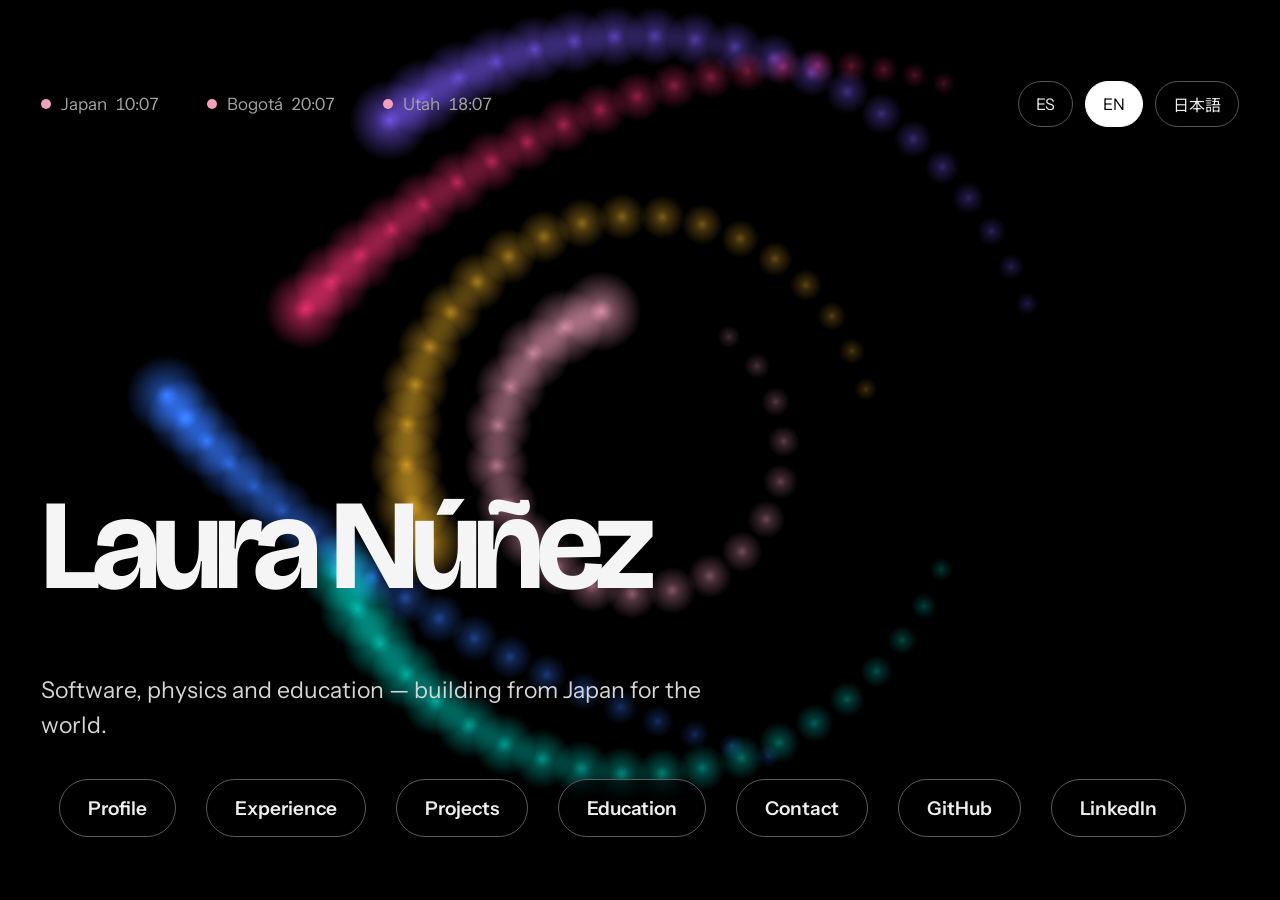
<file: index.html>
<!DOCTYPE html>
<html lang="en">
<head>
  <meta charset="UTF-8">
  <meta name="viewport" content="width=device-width, initial-scale=1.0">

  <title>Laura Núñez | Software Developer &amp; Physicist</title>

  <link rel="preconnect" href="https://fonts.googleapis.com">
  <link rel="preconnect" href="https://fonts.gstatic.com" crossorigin>

  <link
    href="https://fonts.googleapis.com/css2?family=Instrument+Sans:wght@400;500;600;700&family=Bricolage+Grotesque:wght@400;500;600;700;800&family=Noto+Sans+JP:wght@400;500;700&display=swap"
    rel="stylesheet"
  >

  <link rel="stylesheet" href="styles.css">
</head>

<body>

  <!-- =========================
       HERO
  ========================== -->

  <main class="hero" id="hero">

    <canvas class="chains" id="chains" aria-hidden="true"></canvas>

    <div class="hero-content">

      <div class="top-row">

        <div class="time-zone">
          <span><i></i><span data-i18n="jp">Japan</span><strong id="japanTime">--:--</strong></span>
          <span><i></i><span data-i18n="co">Bogotá</span><strong id="bogotaTime">--:--</strong></span>
          <span><i></i><span data-i18n="ut">Utah</span><strong id="utahTime">--:--</strong></span>
        </div>

        <div class="language-switcher" role="group" aria-label="Language / Idioma / 言語">
          <button class="lang-btn" data-lang="es" aria-pressed="false">ES</button>
          <button class="lang-btn active" data-lang="en" aria-pressed="true">EN</button>
          <button class="lang-btn" data-lang="ja" aria-pressed="false">日本語</button>
        </div>

      </div>

      <section class="intro">

        <h1>Laura Núñez</h1>

        <p class="tagline" data-i18n="tagline"></p>

        <nav class="main-nav">

          <button class="nav-btn" data-modal="profileModal" data-i18n="nav_profile"></button>
          <button class="nav-btn" data-modal="experienceModal" data-i18n="nav_exp"></button>
          <button class="nav-btn" data-modal="projectsModal" data-i18n="nav_proj"></button>
          <button class="nav-btn" data-modal="educationModal" data-i18n="nav_edu"></button>
          <button class="nav-btn" data-modal="contactModal" data-i18n="nav_contact"></button>

          <a
            class="nav-btn nav-link"
            href="https://github.com/Ichlaura"
            target="_blank"
            rel="noopener noreferrer"
          >
            GitHub
          </a>

          <a
            class="nav-btn nav-link"
            href="https://www.linkedin.com/in/laupao41/"
            target="_blank"
            rel="noopener noreferrer"
          >
            LinkedIn
          </a>

        </nav>

      </section>

    </div>

  </main>


  <!-- =========================
       PROFILE
  ========================== -->

  <div class="modal" id="profileModal" role="dialog" aria-modal="true" aria-labelledby="profileTitle">

    <div class="modal-box">

      <button class="close-modal" data-i18n-aria="close" aria-label="Close">×</button>

      <span class="section-number" data-i18n="sn_profile"></span>

      <h2 id="profileTitle">Laura Núñez</h2>

      <p class="large-text" data-i18n="prof_lead"></p>

      <p data-i18n="prof_p1"></p>

      <p data-i18n="prof_p2"></p>

      <div class="profile-grid">

        <div>
          <span data-i18n="g_based"></span>
          <strong data-i18n="g_based_v"></strong>
        </div>

        <div>
          <span data-i18n="g_fields"></span>
          <strong data-i18n="g_fields_v"></strong>
        </div>

        <div>
          <span data-i18n="g_lang"></span>
          <strong data-i18n="g_lang_v"></strong>
        </div>

        <div>
          <span data-i18n="g_focus"></span>
          <strong data-i18n="g_focus_v"></strong>
        </div>

      </div>

    </div>

  </div>


  <!-- =========================
       EXPERIENCE
  ========================== -->

  <div class="modal" id="experienceModal" role="dialog" aria-modal="true" aria-labelledby="expTitle">

    <div class="modal-box modal-wide">

      <button class="close-modal" data-i18n-aria="close" aria-label="Close">×</button>

      <span class="section-number" data-i18n="sn_exp"></span>

      <h2 id="expTitle" data-i18n="h_exp"></h2>

      <div class="timeline">

        <article class="timeline-item">
          <div class="timeline-date" data-i18n="e1_date"></div>
          <div class="timeline-content">
            <h3 data-i18n="e1_title"></h3>
            <h4 data-i18n="e1_org"></h4>
            <p data-i18n="e1_desc"></p>
          </div>
        </article>

        <article class="timeline-item">
          <div class="timeline-date" data-i18n="e2_date"></div>
          <div class="timeline-content">
            <h3 data-i18n="e2_title"></h3>
            <h4 data-i18n="e2_org"></h4>
            <p data-i18n="e2_d1"></p>
            <p data-i18n="e2_d2"></p>
          </div>
        </article>

        <article class="timeline-item">
          <div class="timeline-date" data-i18n="e3_date"></div>
          <div class="timeline-content">
            <h3 data-i18n="e3_title"></h3>
            <h4 data-i18n="e3_org"></h4>
            <p data-i18n="e3_desc"></p>
          </div>
        </article>

        <article class="timeline-item">
          <div class="timeline-date" data-i18n="e4_date"></div>
          <div class="timeline-content">
            <h3 data-i18n="e4_title"></h3>
<h4 data-i18n="e4_org"></h4>            <p data-i18n="e4_desc"></p>
          </div>
        </article>

        <article class="timeline-item">
          <div class="timeline-date" data-i18n="e5_date"></div>
          <div class="timeline-content">
            <h3 data-i18n="e5_title"></h3>
            <h4 data-i18n="e5_org"></h4>
            <p data-i18n="e5_desc"></p>
          </div>
        </article>

        <article class="timeline-item">
          <div class="timeline-date" data-i18n="e6_date"></div>
          <div class="timeline-content">
            <h3 data-i18n="e6_title"></h3>
            <h4 data-i18n="e6_org"></h4>
            <p data-i18n="e6_desc"></p>
          </div>
        </article>

      </div>

    </div>

  </div>


  <!-- =========================
       PROJECTS
  ========================== -->

  <div class="modal" id="projectsModal" role="dialog" aria-modal="true" aria-labelledby="projTitle">

    <div class="modal-box modal-projects">

      <button class="close-modal" data-i18n-aria="close" aria-label="Close">×</button>

      <span class="section-number" data-i18n="sn_proj"></span>

      <h2 id="projTitle" data-i18n="h_proj"></h2>

      <p class="projects-intro" data-i18n="proj_intro"></p>


      <div class="project-category">

        <div class="category-heading">
          <span>01</span>
          <h3 data-i18n="cat1"></h3>
        </div>

        <div class="project-grid">

          <a class="project-card" href="https://dco-automation-web.vercel.app" target="_blank" rel="noopener noreferrer">
            <div class="project-top">
              <span data-i18n="p1_tag"></span>
              <b>↗</b>
            </div>
            <h4>DCO Automation</h4>
            <p data-i18n="p1_d"></p>
            <div class="tech">Python · Playwright · FastAPI · React · .NET</div>
            <div class="project-action" data-i18n="p1_a"></div>
          </a>

          <a class="project-card" href="https://ace-directorio-el-dorado.vercel.app/" target="_blank" rel="noopener noreferrer">
            <div class="project-top">
              <span data-i18n="p2_tag"></span>
              <b>↗</b>
            </div>
            <h4 data-i18n="p2_t"></h4>
            <p data-i18n="p2_d"></p>
            <div class="tech">React · TypeScript · Supabase · PostgreSQL · Vite · Vercel</div>
            <div class="project-action" data-i18n="p2_a"></div>
          </a>

        </div>

      </div>


      <div class="project-category">

        <div class="category-heading">
          <span>02</span>
          <h3 data-i18n="cat2"></h3>
        </div>

        <div class="project-grid">

          <a class="project-card featured-project" href="https://adelina-invitations.vercel.app/invitation/ruby-fiallo-nunez" target="_blank" rel="noopener noreferrer">
            <div class="project-top">
              <span data-i18n="p3_tag"></span>
              <b>↗</b>
            </div>
            <h4 data-i18n="p3_t"></h4>
            <p data-i18n="p3_d"></p>
            <div class="tech">React · TypeScript · Supabase · Responsive UI</div>
            <div class="project-action" data-i18n="p3_a"></div>
          </a>

          <a class="project-card" href="https://adelina-invitations.vercel.app/backoffice" target="_blank" rel="noopener noreferrer">
            <div class="project-top">
              <span data-i18n="p4_tag"></span>
              <b>↗</b>
            </div>
            <h4 data-i18n="p4_t"></h4>
            <p data-i18n="p4_d"></p>
            <div class="tech">React · Supabase · Admin UI · Data Management</div>
            <div class="project-action" data-i18n="p4_a"></div>
          </a>

          <a class="project-card" href="https://adeline-website-six.vercel.app/back" target="_blank" rel="noopener noreferrer">
            <div class="project-top">
              <span data-i18n="p5_tag"></span>
              <b>↗</b>
            </div>
            <h4 data-i18n="p5_t"></h4>
            <p data-i18n="p5_d"></p>
            <div class="tech">React · Vite · TypeScript · Web Design</div>
            <div class="project-action" data-i18n="p5_a"></div>
          </a>

          <a class="project-card" href="https://adelina-invitations.vercel.app/invitation/una-noche-de-espantos" target="_blank" rel="noopener noreferrer">
            <div class="project-top">
              <span data-i18n="p6_tag"></span>
              <b>↗</b>
            </div>
            <h4 data-i18n="p6_t"></h4>
            <p data-i18n="p6_d"></p>
            <div class="tech">React · Animation · Responsive Design</div>
            <div class="project-action" data-i18n="p6_a"></div>
          </a>

        </div>

      </div>


      <div class="project-category">

        <div class="category-heading">
          <span>03</span>
          <h3 data-i18n="cat3"></h3>
        </div>

        <div class="project-grid">

          <a class="project-card" href="https://repositorio.upn.edu.co/items/59743ebd-1e35-4e17-b740-861f596ebc2e" target="_blank" rel="noopener noreferrer">
            <div class="project-top">
              <span data-i18n="p7_tag"></span>
              <b>↗</b>
            </div>
            <h4 data-i18n="p7_t"></h4>
            <p data-i18n="p7_d"></p>
            <div class="tech">Physics · Education · Research</div>
            <div class="project-action" data-i18n="p7_a"></div>
          </a>

        </div>

      </div>


      <div class="project-category">

        <div class="category-heading">
          <span>04</span>
          <h3 data-i18n="cat4"></h3>
        </div>

        <div class="project-grid">

          <div class="project-card non-link">
            <div class="project-top">
              <span data-i18n="p8_tag"></span>
              <b>AI</b>
            </div>
            <h4 data-i18n="p8_t"></h4>
            <p data-i18n="p8_d"></p>
            <div class="tech">MATLAB · Deep Learning · Neural Networks</div>
          </div>

          <div class="project-card non-link">
            <div class="project-top">
              <span data-i18n="p9_tag"></span>
              <b>R&amp;D</b>
            </div>
            <h4 data-i18n="p9_t"></h4>
            <p data-i18n="p9_d"></p>
            <div class="tech">Arduino · Python · MATLAB · Physics</div>
          </div>

        </div>

      </div>


      <div class="project-footer">

        <p data-i18n="foot_p"></p>

        <a href="https://github.com/Ichlaura" target="_blank" rel="noopener noreferrer">
          GitHub / Ichlaura ↗
        </a>

      </div>

    </div>

  </div>


  <!-- =========================
       EDUCATION
  ========================== -->

  <div class="modal" id="educationModal" role="dialog" aria-modal="true" aria-labelledby="eduTitle">

    <div class="modal-box modal-wide">

      <button class="close-modal" data-i18n-aria="close" aria-label="Close">×</button>

      <span class="section-number" data-i18n="sn_edu"></span>

      <h2 id="eduTitle" data-i18n="h_edu"></h2>

      <div class="timeline education-timeline">

        <article class="timeline-item">
          <div class="timeline-date">2023 — 2026</div>
          <div class="timeline-content">
            <h3 data-i18n="ed1_t"></h3>
            <h4>Brigham Young University–Idaho</h4>
            <p data-i18n="ed1_d"></p>
          </div>
        </article>

        <article class="timeline-item">
          <div class="timeline-date">2022 — 2023</div>
          <div class="timeline-content">
            <h3 data-i18n="ed2_t"></h3>
            <h4 data-i18n="e3_org"></h4>
            <p data-i18n="ed2_d"></p>
          </div>
        </article>

        <article class="timeline-item">
          <div class="timeline-date">2020</div>
          <div class="timeline-content">
            <h3 data-i18n="ed3_t"></h3>
            <h4>BYU–Pathway Worldwide</h4>
          </div>
        </article>

        <article class="timeline-item">
          <div class="timeline-date">2015 — 2020</div>
          <div class="timeline-content">
            <h3 data-i18n="ed4_t"></h3>
            <h4 data-i18n="ed4_o"></h4>
            <p data-i18n="ed4_d"></p>
          </div>
        </article>

      </div>


      <div class="certificate-area">

        <h3 data-i18n="add_h"></h3>

        <div class="certificate-grid">

          <div class="certificate-card">
            <span>BYU–IDAHO</span>
            <strong data-i18n="c1_t"></strong>
          </div>

          <div class="certificate-card">
            <span>MATHWORKS</span>
            <strong>Deep Learning Onramp</strong>
          </div>

        </div>

      </div>

    </div>

  </div>


  <!-- =========================
       CONTACT
  ========================== -->

  <div class="modal" id="contactModal" role="dialog" aria-modal="true" aria-labelledby="contactTitle">

    <div class="modal-box">

      <button class="close-modal" data-i18n-aria="close" aria-label="Close">×</button>

      <span class="section-number" data-i18n="sn_contact"></span>

      <h2 id="contactTitle" data-i18n="h_contact"></h2>

      <p class="large-text" data-i18n="contact_p"></p>

      <div class="contact-links">

        <a href="https://github.com/Ichlaura" target="_blank" rel="noopener noreferrer">
          GitHub
          <span>↗</span>
        </a>

        <a href="https://www.linkedin.com/in/laupao41/" target="_blank" rel="noopener noreferrer">
          LinkedIn
          <span>↗</span>
        </a>

      </div>

    </div>

  </div>


  <!-- =========================
       JAVASCRIPT
  ========================== -->

  <script>

    /* -------------------------
       TRANSLATIONS  [EN, ES, JA]
    ------------------------- */

    const LANG_INDEX = { en: 0, es: 1, ja: 2 };

    const I = {

      title: ["Laura Núñez | Software Developer & Physicist", "Laura Núñez | Desarrolladora de software y física", "Laura Núñez | ソフトウェア開発者・物理学者"],

      tagline: [
        "Software, physics and education — building from Japan for the world.",
        "Software, física y educación — construyendo desde Japón para el mundo.",
        "ソフトウェア、物理学、教育 — 日本から世界へ。"
      ],

      jp: ["Japan", "Japón", "日本"],
      co: ["Bogotá", "Bogotá", "ボゴタ"],
      ut: ["Utah", "Utah", "ユタ"],

      nav_profile: ["Profile", "Perfil", "プロフィール"],
      nav_exp: ["Experience", "Experiencia", "職歴"],
      nav_proj: ["Projects", "Proyectos", "プロジェクト"],
      nav_edu: ["Education", "Educación", "学歴"],
      nav_contact: ["Contact", "Contacto", "お問い合わせ"],
      close: ["Close", "Cerrar", "閉じる"],

      /* Profile */
      sn_profile: ["01 / PROFILE", "01 / PERFIL", "01 / プロフィール"],
      prof_lead: [
        "Laura Nuñez is a software developer, physicist and educator working at the intersection of technology, science and education.",
        "Laura Nuñez es desarrolladora de software, física y educadora, y trabaja en la intersección entre tecnología, ciencia y educación.",
        "Laura Nuñezは、テクノロジー・科学・教育の交差点で活動するソフトウェア開発者であり、物理学者であり、教育者である。"
      ],
      prof_p1: [
        "Her professional background combines software development, automation, physics, research and teaching. She develops digital products and automation systems while continuing to expand her work toward artificial intelligence, machine learning, robotics and computational science.",
        "Su trayectoria profesional combina el desarrollo de software, la automatización, la física, la investigación y la docencia. Desarrolla productos digitales y sistemas de automatización mientras sigue ampliando su trabajo hacia la inteligencia artificial, el aprendizaje automático, la robótica y la ciencia computacional.",
        "ソフトウェア開発、自動化、物理学、研究、教育を組み合わせた経歴を持つ。デジタルプロダクトや自動化システムを開発しながら、人工知能、機械学習、ロボティクス、計算科学へと活動の幅を広げている。"
      ],
      prof_p2: [
        "Originally trained in physics and education in Colombia, she later expanded into software development and currently works internationally from Japan.",
        "Formada originalmente en física y educación en Colombia, amplió después su camino hacia el desarrollo de software y actualmente trabaja a nivel internacional desde Japón.",
        "コロンビアで物理学と教育を学んだのち、ソフトウェア開発へと領域を広げ、現在は日本から国際的に活動している。"
      ],
      g_based: ["BASED IN", "UBICACIÓN", "拠点"],
      g_based_v: ["Japan", "Japón", "日本"],
      g_fields: ["FIELDS", "ÁREAS", "分野"],
      g_fields_v: ["Software · Physics · Education", "Software · Física · Educación", "ソフトウェア · 物理学 · 教育"],
      g_lang: ["LANGUAGES", "IDIOMAS", "言語"],
      g_lang_v: ["Spanish · English · Basic Japanese", "Español · Inglés · Japonés Basico", "スペイン語 · 英語 · 日本語 基礎"],
      g_focus: ["FOCUS", "ENFOQUE", "注力分野"],
      g_focus_v: ["Full-stack · Automation · AI", "Full-stack · Automatización · IA", "フルスタック · 自動化 · AI"],

      /* Experience */
      sn_exp: ["02 / EXPERIENCE", "02 / EXPERIENCIA", "02 / 職歴"],
      h_exp: ["Experience", "Experiencia", "職歴"],

      e1_date: ["SEP 2026 — PRESENT", "SEP 2026 — ACTUALIDAD", "2026年9月 — 現在"],
      e1_title: ["Delta Careers Module Leader", "Líder del módulo Delta Careers", "Delta Careersモジュールリーダー"],
e1_org: [
  "Crimson Education · New Zealand · Remote",
  "Crimson Education · Nueva Zelanda · Remoto",
  "Crimson Education · ニュージーランド · リモート"
],
      e1_desc: [
        "Mentors students developing technology-focused projects, guiding project definition, technical planning, implementation and iterative development.",
        "Mentora a estudiantes que desarrollan proyectos de tecnología y los guía en la definición del proyecto, la planificación técnica, la implementación y el desarrollo iterativo.",
        "テクノロジー分野のプロジェクトに取り組む学生をメンタリングし、プロジェクトの定義、技術計画、実装、反復的な開発を導いている。"
      ],

      e2_date: ["MAR 2026 — PRESENT", "MAR 2026 — ACTUALIDAD", "2026年3月 — 現在"],
      e2_title: ["Software Engineer", "Ingeniera de software", "ソフトウェアエンジニア"],
      e2_org: [
  "Dental Care Office · United States · Remote",
  "Dental Care Office · Estados Unidos · Remoto",
  "Dental Care Office · アメリカ · リモート"
],
      e2_d1: [
        "Designed and implemented a modular full-stack system for dental insurance verification using Python, Playwright, FastAPI, React and .NET.",
        "Diseñó e implementó un sistema full-stack modular para la verificación de seguros dentales con Python, Playwright, FastAPI, React y .NET.",
        "Python、Playwright、FastAPI、React、.NETを用いて、歯科保険の確認を行うモジュール型フルスタックシステムを設計・実装した。"
      ],
      e2_d2: [
        "Developed backend APIs, automation workflows and structured data pipelines to reduce repetitive manual operations and improve reliability.",
        "Desarrolló APIs de backend, flujos de automatización y canalizaciones de datos estructurados para reducir tareas manuales repetitivas y mejorar la fiabilidad.",
        "バックエンドAPI、自動化ワークフロー、構造化データパイプラインを開発し、反復的な手作業を減らして信頼性を高めた。"
      ],

      e3_date: ["MAR 2022 — APR 2023", "MAR 2022 — ABR 2023", "2022年3月 — 2023年4月"],
      e3_title: ["International Study", "Estudios internacionales", "海外留学"],
e3_org: [
  "Lumos Language School · Provo, Utah, United States",
  "Lumos Language School · Provo, Utah, Estados Unidos",
  "Lumos Language School · アメリカ・ユタ州プロボ"
],

      e3_desc: [
        "Studied English in the United States while developing professional communication skills in an international environment.",
        "Estudió inglés en Estados Unidos mientras desarrollaba habilidades de comunicación profesional en un entorno internacional.",
        "アメリカで英語を学びながら、国際的な環境でプロフェッショナルなコミュニケーション力を培った。"
      ],

      e4_date: ["AUG 2021 — JAN 2022", "AGO 2021 — ENE 2022", "2021年8月 — 2022年1月"],
      e4_title: ["Research Assistant", "Asistente de investigación", "研究助手"],
      e4_org: [
  "Universidad Militar Nueva Granada · Bogotá, Colombia",
  "Universidad Militar Nueva Granada · Bogotá, Colombia",
  "Universidad Militar Nueva Granada · コロンビア・ボゴタ"
],
      e4_desc: [
        "Worked with Python, MATLAB and Arduino in research and experimental technology projects.",
        "Trabajó con Python, MATLAB y Arduino en proyectos de investigación y tecnología experimental.",
        "Python、MATLAB、Arduinoを用いて、研究および実験的技術のプロジェクトに携わった。"
      ],

      e5_date: ["JUL 2018 — DEC 2021", "JUL 2018 — DIC 2021", "2018年7月 — 2021年12月"],
      e5_title: ["Research Support", "Apoyo en investigación", "研究サポート"],
e5_org: [
  "Epidemiology Group — Universidad de los Andes · Bogotá, Colombia",
  "Grupo de Epidemiología — Universidad de los Andes · Bogotá, Colombia",
  "疫学グループ — Universidad de los Andes · コロンビア・ボゴタ"
],

      e5_desc: [
        "Collected, and validated  structured research data, supported epidemiological projects and contributed to research reporting.",
        "Recopiló y validó datos de investigación estructurados, apoyó proyectos de epidemiología y contribuyó a los informes de investigación.",
        "構造化された研究データの収集・検証・分析を行い、疫学プロジェクトを支援し、研究報告に貢献した。"
      ],

      e6_date: ["MAR 2018 — NOV 2019", "MAR 2018 — NOV 2019", "2018年3月 — 2019年11月"],
      e6_title: ["Physics Teacher", "Profesora de física", "物理教師"],
e6_org: [
  "Colegio José Manuel Restrepo · Bogotá, Colombia",
  "Colegio José Manuel Restrepo · Bogotá, Colombia",
  "Colegio José Manuel Restrepo · コロンビア・ボゴタ"
],      e6_desc: [
        "Delivered structured physics lessons and developed learning activities connecting scientific concepts with classroom practice.",
        "Impartió clases de física estructuradas y desarrolló actividades de aprendizaje que conectaban los conceptos científicos con la práctica en el aula.",
        "体系的な物理の授業を行い、科学的な概念と教室での実践を結びつける学習活動を開発した。"
      ],

      /* Projects */
      sn_proj: ["03 / PROJECTS", "03 / PROYECTOS", "03 / プロジェクト"],
      h_proj: ["Selected Work", "Trabajos seleccionados", "主な実績"],
      proj_intro: [
        "Real products, applications and research. Select a project to open the live system or publication.",
        "Productos, aplicaciones e investigaciones reales. Selecciona un proyecto para abrir el sistema en vivo o la publicación.",
        "実際のプロダクト、アプリケーション、研究。プロジェクトを選ぶと、公開中のシステムや論文が開きます。"
      ],
      cat1: ["Software & Automation", "Software y automatización", "ソフトウェアと自動化"],
      cat2: ["Digital Products & Apps", "Productos digitales y apps", "デジタルプロダクトとアプリ"],
      cat3: ["Research & Physics", "Investigación y física", "研究と物理学"],
      cat4: ["AI · Machine Learning · Robotics", "IA · Aprendizaje automático · Robótica", "AI · 機械学習 · ロボティクス"],

      p1_tag: ["FULL-STACK · AUTOMATION", "FULL-STACK · AUTOMATIZACIÓN", "フルスタック · 自動化"],
      p1_d: [
        "Dental insurance automation platform integrating frontend, APIs and browser automation.",
        "Plataforma de automatización de seguros dentales que integra frontend, APIs y automatización del navegador.",
        "フロントエンド、API、ブラウザ自動化を統合した歯科保険の自動化プラットフォーム。"
      ],
      p1_a: ["OPEN LIVE SYSTEM →", "ABRIR SISTEMA EN VIVO →", "公開中のシステムを開く →"],

      p2_tag: ["WEB APPLICATION", "APLICACIÓN WEB", "ウェブアプリケーション"],
      p2_t: ["ACE El Dorado — Business Directory", "ACE El Dorado — Directorio de Emprendimientos", "ACE エルドラド — 起業家ディレクトリ"],
      p2_d: [
  "Full-stack business directory for the Academy for Creating Enterprise, El Dorado Chapter. Includes business registration, search filters, Supabase integration, image uploads and an administrative panel.",
  "Directorio de emprendimientos para la Academia para la Creación de Empresas, Capítulo El Dorado. Incluye registro de negocios, filtros de búsqueda, integración con Supabase, carga de imágenes y panel administrativo.",
  "Academy for Creating Enterprise エルドラド支部向けの事業者ディレクトリ。事業登録、検索フィルター、Supabase連携、画像アップロード、管理画面を備えています。"
],
      p2_a: ["OPEN PROJECT →", "ABRIR PROYECTO →", "プロジェクトを開く →"],

      p3_tag: ["INTERACTIVE APPLICATION", "APLICACIÓN INTERACTIVA", "インタラクティブアプリ"],
      p3_t: ["Adelina Interactive Invitations", "Invitaciones interactivas Adelina", "Adelina インタラクティブ招待状"],
      p3_d: [
        "Interactive multilingual invitation system with animated envelopes, RSVP, countdowns, event information and personalized guest experiences.",
        "Sistema de invitaciones interactivas y multilingües con sobres animados, confirmación de asistencia, cuentas regresivas, información del evento y experiencias personalizadas para cada invitado.",
        "アニメーション付きの封筒、出欠確認、カウントダウン、イベント情報、ゲストごとの体験を備えた、多言語対応のインタラクティブ招待状システム。"
      ],
      p3_a: ["VIEW LIVE INVITATION →", "VER INVITACIÓN EN VIVO →", "公開中の招待状を見る →"],

      p4_tag: ["ADMIN PLATFORM", "PLATAFORMA DE ADMINISTRACIÓN", "管理プラットフォーム"],
      p4_t: ["Adelina Backoffice", "Adelina Backoffice", "Adelina バックオフィス"],
      p4_d: [
        "Administration environment for managing invitations, guests, responses and event information.",
        "Entorno de administración para gestionar invitaciones, invitados, respuestas e información de eventos.",
        "招待状、ゲスト、回答、イベント情報を管理するための管理環境。"
      ],
      p4_a: ["OPEN BACKOFFICE →", "ABRIR BACKOFFICE →", "バックオフィスを開く →"],

      p5_tag: ["WEB PLATFORM", "PLATAFORMA WEB", "ウェブプラットフォーム"],
      p5_t: ["Adelina Invitations Platform", "Plataforma Adelina Invitations", "Adelina Invitations プラットフォーム"],
      p5_d: [
        "Digital product platform for presenting and organizing invitation designs and services.",
        "Plataforma de producto digital para presentar y organizar diseños y servicios de invitaciones.",
        "招待状のデザインとサービスを紹介・整理するためのデジタルプロダクトのプラットフォーム。"
      ],
      p5_a: ["VIEW PLATFORM →", "VER PLATAFORMA →", "プラットフォームを見る →"],

      p6_tag: ["INTERACTIVE DESIGN", "DISEÑO INTERACTIVO", "インタラクティブデザイン"],
      p6_t: ["Halloween Invitation", "Invitación de Halloween", "ハロウィン招待状"],
      p6_d: [
        "Themed interactive invitation demonstrating custom visual experiences beyond traditional wedding invitations.",
        "Invitación interactiva temática que demuestra experiencias visuales personalizadas más allá de las invitaciones de boda tradicionales.",
        "従来の結婚式の招待状にとどまらない、オリジナルのビジュアル体験を示すテーマ型インタラクティブ招待状。"
      ],
      p6_a: ["VIEW DEMO →", "VER DEMO →", "デモを見る →"],

      p7_tag: ["ACADEMIC RESEARCH", "INVESTIGACIÓN ACADÉMICA", "学術研究"],
      p7_t: ["Physics Education Thesis", "Tesis de educación en física", "物理教育の論文"],
      p7_d: [
        "Design of a didactic strategy to encourage autonomous learning in high-school physics classes.",
        "Diseño de una estrategia didáctica para fomentar el aprendizaje autónomo en las clases de física de secundaria.",
        "高校の物理の授業で自律的な学びを促すための教授法の設計。"
      ],
      p7_a: ["READ PUBLICATION →", "LEER PUBLICACIÓN →", "論文を読む →"],

      p8_tag: ["DEEP LEARNING", "DEEP LEARNING", "ディープラーニング"],
      p8_t: ["Deep Learning with MATLAB", "Deep Learning con MATLAB", "MATLABによるディープラーニング"],
      p8_d: [
        "Completed MathWorks training in deep learning and neural network workflows using MATLAB.",
        "Completó la formación de MathWorks en deep learning y flujos de trabajo con redes neuronales usando MATLAB.",
        "MATLABを用いたディープラーニングとニューラルネットワークのワークフローに関するMathWorksの研修を修了した。"
      ],

      p9_tag: ["COMPUTATIONAL SYSTEMS", "SISTEMAS COMPUTACIONALES", "計算システム"],
      p9_t: ["Robotics & Scientific Computing", "Robótica y computación científica", "ロボティクスと科学計算"],
      p9_d: [
        "Experimental and academic work using Arduino, Python and MATLAB as a foundation for future robotics, AI and computational physics projects.",
        "Trabajo experimental y académico con Arduino, Python y MATLAB como base para futuros proyectos de robótica, IA y física computacional.",
        "Arduino、Python、MATLABを用いた実験的・学術的な取り組みで、今後のロボティクス、AI、計算物理プロジェクトの基盤となっている。"
      ],

      foot_p: ["More source code and experiments", "Más código fuente y experimentos", "その他のソースコードと実験"],

      /* Education */
      sn_edu: ["04 / EDUCATION", "04 / EDUCACIÓN", "04 / 学歴"],
      h_edu: ["Education", "Educación", "学歴"],
      ed1_t: ["Bachelor of Science in Software Development", "Bachelor of Science en Desarrollo de Software", "ソフトウェア開発 理学士"],
      ed1_d: [
        "Software development, computer programming and web technologies.",
        "Desarrollo de software, programación y tecnologías web.",
        "ソフトウェア開発、プログラミング、ウェブ技術。"
      ],
      ed2_t: ["English Studies", "Estudios de inglés", "英語学習"],
      ed2_d: [
        "Intensive English study in an international environment.",
        "Estudio intensivo de inglés en un entorno internacional.",
        "国際的な環境での集中的な英語学習。"
      ],
      ed3_t: ["English Certificate", "Certificado de inglés", "英語修了証"],
      ed4_t: ["Bachelor's Degree in Physics", "Licenciatura en Física", "物理学士"],
      ed4_o: ["Universidad Pedagógica Nacional · Bogotá, Colombia", "Universidad Pedagógica Nacional · Bogotá, Colombia", "Universidad Pedagógica Nacional · コロンビア、ボゴタ"],
      ed4_d: [
        "Physics, mathematics, pedagogy and science education.",
        "Física, matemáticas, pedagogía y educación científica.",
        "物理学、数学、教育学、科学教育。"
      ],
      add_h: ["Additional Training", "Formación adicional", "追加の研修"],
      c1_t: ["Computer Programming Certificate", "Certificado en programación", "プログラミング修了証"],

      /* Contact */
      sn_contact: ["05 / CONTACT", "05 / CONTACTO", "05 / お問い合わせ"],
      h_contact: ["Let's build something.", "Construyamos algo juntos.", "一緒に何かをつくりましょう。"],
      contact_p: [
        "Available for software development, automation, educational technology and international technology projects.",
        "Disponible para proyectos de desarrollo de software, automatización, tecnología educativa y tecnología a nivel internacional.",
        "ソフトウェア開発、自動化、教育テクノロジー、国際的なテクノロジープロジェクトに対応可能です。"
      ]

    };


    /* -------------------------
       LANGUAGE
    ------------------------- */

    const langButtons = document.querySelectorAll(".lang-btn");
    let currentLang = "en";

    function setLang(lang) {

      if (!(lang in LANG_INDEX)) lang = "en";

      currentLang = lang;
      const idx = LANG_INDEX[lang];

      document.documentElement.lang = lang;

      document.querySelectorAll("[data-i18n]").forEach(el => {
        const entry = I[el.dataset.i18n];
        if (entry) el.textContent = entry[idx];
      });

      document.querySelectorAll("[data-i18n-aria]").forEach(el => {
        const entry = I[el.dataset.i18nAria];
        if (entry) el.setAttribute("aria-label", entry[idx]);
      });

      document.title = I.title[idx];

      langButtons.forEach(btn => {
        const active = btn.dataset.lang === lang;
        btn.classList.toggle("active", active);
        btn.setAttribute("aria-pressed", active ? "true" : "false");
      });

      try { localStorage.setItem("lang", lang); } catch (e) {}

    }

    langButtons.forEach(button => {
      button.addEventListener("click", () => setLang(button.dataset.lang));
    });

    let startLang = "en";
    try {
      const saved = localStorage.getItem("lang");
      if (saved && saved in LANG_INDEX) startLang = saved;
    } catch (e) {}

    setLang(startLang);


    /* -------------------------
       MODALS
    ------------------------- */

    const modalButtons = document.querySelectorAll("[data-modal]");
    const modals = document.querySelectorAll(".modal");
    const closeButtons = document.querySelectorAll(".close-modal");
    let lastTrigger = null;

    function closeAll() {
      modals.forEach(modal => modal.classList.remove("show"));
      document.body.classList.remove("modal-open");
      if (lastTrigger) lastTrigger.focus();
    }

    modalButtons.forEach(button => {

      button.addEventListener("click", () => {

        const modal = document.getElementById(button.dataset.modal);

        if (modal) {
          lastTrigger = button;
          modal.classList.add("show");
          document.body.classList.add("modal-open");
          modal.scrollTop = 0;
          const close = modal.querySelector(".close-modal");
          if (close) close.focus();
        }

      });

    });

    closeButtons.forEach(button => {
      button.addEventListener("click", closeAll);
    });

    modals.forEach(modal => {
      modal.addEventListener("click", event => {
        if (event.target === modal) closeAll();
      });
    });

    document.addEventListener("keydown", event => {
      if (event.key === "Escape") closeAll();
    });


    /* -------------------------
       WORLD CLOCKS
    ------------------------- */

    function updateClocks() {

      const now = new Date();

      const fmt = tz => new Intl.DateTimeFormat("en-GB", {
        timeZone: tz,
        hour: "2-digit",
        minute: "2-digit",
        hour12: false
      }).format(now);

      document.getElementById("japanTime").textContent = fmt("Asia/Tokyo");
      document.getElementById("bogotaTime").textContent = fmt("America/Bogota");
      document.getElementById("utahTime").textContent = fmt("America/Denver");

    }

    updateClocks();
    setInterval(updateClocks, 30000);


    /* -------------------------
       CHAINS: hileras de puntos
       que se persiguen en círculos
    ------------------------- */

    (function () {

      const hero = document.getElementById("hero");
      const cv = document.getElementById("chains");
      const ctx = cv.getContext("2d");
      const reduce = window.matchMedia("(prefers-reduced-motion: reduce)").matches;

      let W = 0, H = 0;
      const mouse = { x: 0.5, y: 0.5, tx: 0.5, ty: 0.5 };

      const chains = [
        { kind: "circle",  r: 0.16, speed:  1.00, color: [243, 160, 187] },
        { kind: "circle",  r: 0.26, speed: -0.80, color: [244, 182, 41]  },
        { kind: "circle",  r: 0.36, speed:  0.62, color: [0, 217, 199]   },
        { kind: "circle",  r: 0.46, speed: -0.50, color: [125, 92, 255]  },
        { kind: "ellipse", rx: 0.46, ry: 0.27, tilt:  0.45, speed:  0.55, color: [52, 120, 255]  },
        { kind: "ellipse", rx: 0.40, ry: 0.36, tilt: -0.55, speed: -0.45, color: [255, 52, 120] }
      ];

      const DOTS = 20;

      function resize() {
        const dpr = Math.min(window.devicePixelRatio || 1, 2);
        W = hero.clientWidth;
        H = hero.clientHeight;
        cv.width = W * dpr;
        cv.height = H * dpr;
        ctx.setTransform(dpr, 0, 0, dpr, 0, 0);
        if (reduce) draw(0);
      }

      function dot(x, y, rad, c, a) {
        const g = ctx.createRadialGradient(x, y, 0, x, y, rad * 3.2);
        g.addColorStop(0, "rgba(" + c[0] + "," + c[1] + "," + c[2] + "," + a + ")");
        g.addColorStop(0.3, "rgba(" + c[0] + "," + c[1] + "," + c[2] + "," + (a * 0.55) + ")");
        g.addColorStop(1, "rgba(" + c[0] + "," + c[1] + "," + c[2] + ",0)");
        ctx.fillStyle = g;
        ctx.beginPath();
        ctx.arc(x, y, rad * 3.2, 0, Math.PI * 2);
        ctx.fill();
      }

      function draw(t) {

        mouse.x += (mouse.tx - mouse.x) * 0.04;
        mouse.y += (mouse.ty - mouse.y) * 0.04;

        ctx.globalCompositeOperation = "source-over";
        ctx.fillStyle = "#000";
        ctx.fillRect(0, 0, W, H);
        ctx.globalCompositeOperation = "lighter";

        const m = Math.min(W, H);
        const cx = W * 0.5 + (mouse.x - 0.5) * W * 0.06;
        const cy = H * 0.5 + (mouse.y - 0.5) * H * 0.06;
        const spacing = m * 0.045;
        const head = Math.max(5, m * 0.014);

        chains.forEach(ch => {

          let rx, ry;
          const tilt = ch.tilt || 0;

          if (ch.kind === "circle") { rx = ry = ch.r * m; }
          else { rx = ch.rx * W; ry = ch.ry * H; }

          const gap = spacing / Math.max(rx, ry);
          const dir = ch.speed < 0 ? -1 : 1;
          const base = ch.speed * t;
          const ct = Math.cos(tilt), st = Math.sin(tilt);

          for (let i = DOTS - 1; i >= 0; i--) {
            const ang = base - dir * i * gap;
            const ex = rx * Math.cos(ang);
            const ey = ry * Math.sin(ang);
            const x = cx + ex * ct - ey * st;
            const y = cy + ex * st + ey * ct;
            const f = 1 - i / DOTS;
            dot(x, y, head * (0.25 + 0.75 * f), ch.color, 0.25 + 0.65 * f);
          }

        });

      }

      let running = true;

      function frame(now) {
        if (!running) return;
        draw(now / 1000);
        requestAnimationFrame(frame);
      }

      window.addEventListener("resize", resize);

      if ("ResizeObserver" in window) {
        new ResizeObserver(resize).observe(hero);
      }

      window.addEventListener("pointermove", e => {
        mouse.tx = e.clientX / window.innerWidth;
        mouse.ty = e.clientY / window.innerHeight;
      });

      document.addEventListener("visibilitychange", () => {
        running = !document.hidden;
        if (running && !reduce) requestAnimationFrame(frame);
      });

      resize();

      if (reduce) { draw(0); }
      else { requestAnimationFrame(frame); }

    })();

  </script>

</body>
</html>
</file>
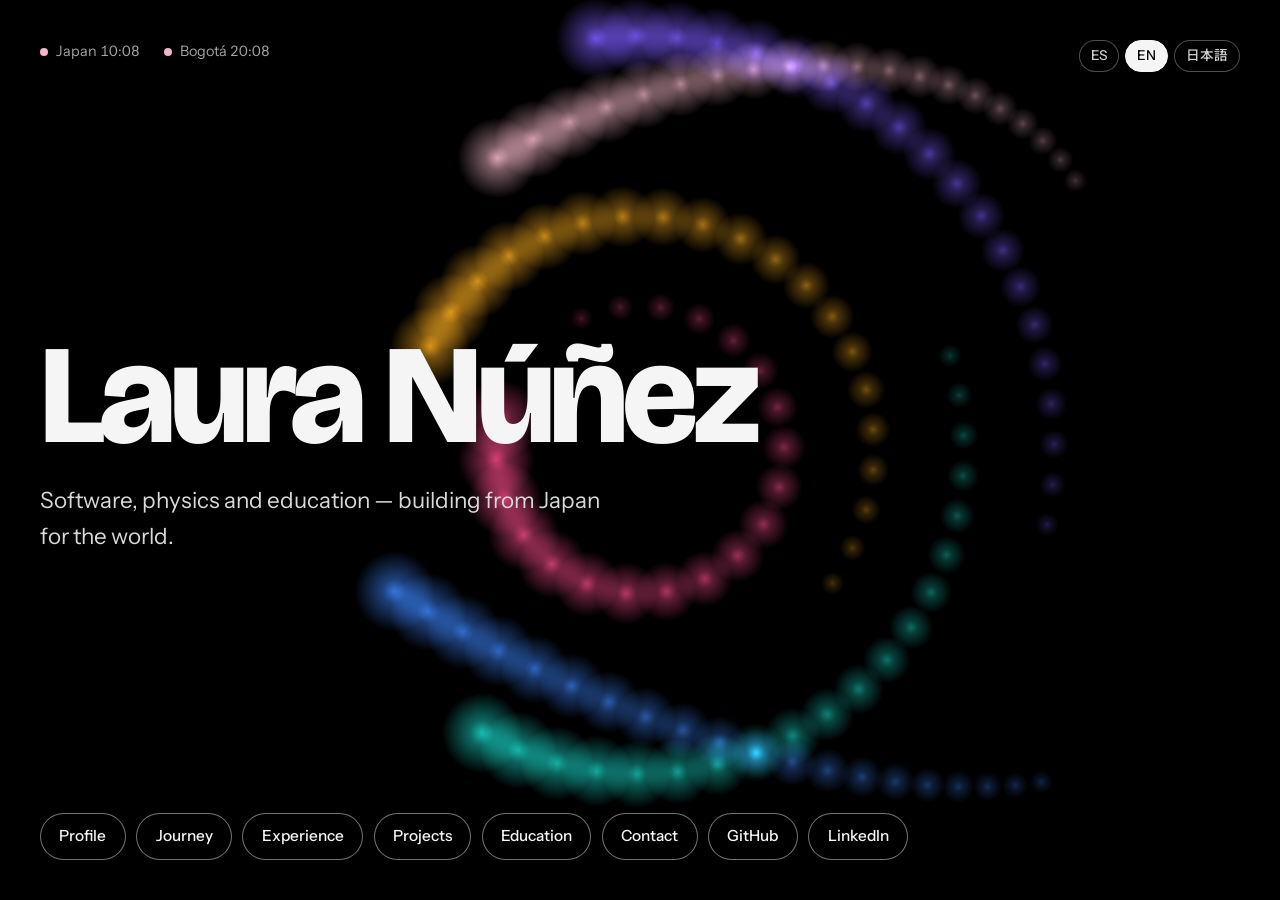
<file: 1.html>
<!DOCTYPE html>
<html lang="es">

<head>
  <meta charset="utf-8">
  <meta name="viewport" content="width=device-width, initial-scale=1, viewport-fit=cover">
  <meta name="color-scheme" content="dark">

  <title>Laura Núñez · Software Developer</title>

  <link rel="preconnect" href="https://fonts.googleapis.com">
  <link rel="preconnect" href="https://fonts.gstatic.com" crossorigin>
  <link href="https://fonts.googleapis.com/css2?family=Bricolage+Grotesque:opsz,wght@12..96,500;12..96,700;12..96,800&family=Instrument+Sans:wght@400;500;600&family=Noto+Sans+JP:wght@400;500;700&display=swap" rel="stylesheet">

  <style>
    :root {
      --bg: #000;
      --text: #f5f5f5;
      --muted: #a3a3a3;
      --line: #2b2b2b;
      --panel: #111;
      --accent: #f4b6c8;

      --display: "Bricolage Grotesque", "Noto Sans JP",
        "Hiragino Sans", "Yu Gothic", Meiryo,
        "Helvetica Neue", Arial, sans-serif;

      --body: "Instrument Sans", "Noto Sans JP",
        "Hiragino Sans", "Yu Gothic", Meiryo,
        system-ui, -apple-system, "Segoe UI", Roboto, sans-serif;

      box-sizing: border-box;
      color-scheme: dark;
    }

    html {
      height: 100%;
      background: var(--bg);
    }

    *,
    *::before,
    *::after {
      box-sizing: border-box;
    }

    body {
      min-height: 100%;
      margin: 0;
      overflow: hidden;

      background: var(--bg);
      color: var(--text);

      font-family: var(--body);
      font-size: 1.0625rem;
      line-height: 1.6;

      -webkit-font-smoothing: antialiased;

      display: flex;
      flex-direction: column;
      justify-content: space-between;

      padding: clamp(1.25rem, 4vw, 2.5rem);
    }

    a {
      color: inherit;
    }

    #bg {
      position: fixed;
      inset: 0;
      width: 100%;
      height: 100%;
      z-index: 0;
      display: block;
    }

    .top,
    .hero,
    .menu {
      position: relative;
      z-index: 1;
    }

    /* ==========================
       TOP
    ========================== */

    .top {
      display: flex;
      justify-content: space-between;
      align-items: flex-start;
      gap: 1rem;
    }

    .clocks {
      display: flex;
      flex-wrap: wrap;
      gap: .25rem 1.5rem;

      color: var(--muted);
      font-size: .9rem;
      font-variant-numeric: tabular-nums;
    }

    .clocks span::before {
      content: "";
      display: inline-block;

      width: .5rem;
      height: .5rem;

      margin-right: .5rem;

      border-radius: 50%;
      background: var(--accent);
    }

    .lang {
      display: flex;
      gap: .35rem;
    }

    .lang button {
      font: inherit;
      font-size: .85rem;
      font-weight: 500;

      cursor: pointer;

      color: #cfcfcf;

      background: rgba(0,0,0,.4);
      border: 1px solid rgba(255,255,255,.3);

      border-radius: 999px;
      padding: .25rem .7rem;

      backdrop-filter: blur(8px);
    }

    .lang button[aria-pressed="true"] {
      background: var(--text);
      color: #000;
      border-color: var(--text);
    }

    /* ==========================
       HERO
    ========================== */

    .hero h1 {
      margin: 0 0 1.25rem;

      font-family: var(--display);
      font-weight: 800;

      font-size: clamp(3rem, 11vw, 9rem);
      line-height: .95;
      letter-spacing: -.04em;

      text-shadow: 0 2px 30px rgba(0,0,0,.35);
    }

    .hero p {
      margin: 0;

      max-width: 39ch;

      color: #d9d9d9;

      font-size: clamp(1.05rem, 2vw, 1.4rem);
    }

    /* ==========================
       MENU
    ========================== */

    .menu {
      display: flex;
      flex-wrap: wrap;
      gap: .65rem;
    }

    .menu button,
    .menu a {
      font: inherit;
      font-size: .96rem;
      font-weight: 500;

      cursor: pointer;
      text-decoration: none;

      color: var(--text);

      background: rgba(0,0,0,.4);
      backdrop-filter: blur(8px);

      border: 1px solid rgba(255,255,255,.45);
      border-radius: 999px;

      padding: .65rem 1.15rem;

      transition:
        background .15s,
        color .15s,
        border-color .15s;
    }

    .menu button:hover,
    .menu a:hover {
      background: var(--text);
      color: #000;
      border-color: var(--text);
    }

    /* ==========================
       DIALOGS
    ========================== */

    dialog {
      position: fixed;

      width: min(700px, calc(100% - 2rem));
      max-height: min(85vh, 85dvh);

      padding: 0;

      overflow: auto;

      background: rgba(17,17,17,.97);
      color: var(--text);

      border: 1px solid var(--line);
      border-radius: 20px;

      box-shadow: 0 30px 100px rgba(0,0,0,.7);
    }

    dialog::backdrop {
      background: rgba(0,0,0,.78);
      backdrop-filter: blur(5px);
    }

    dialog[open] {
      animation: pop .18s ease-out;
    }

    @keyframes pop {
      from {
        opacity: 0;
        transform: translateY(8px) scale(.98);
      }

      to {
        opacity: 1;
        transform: none;
      }
    }

    .inner {
      padding: clamp(1.5rem, 4vw, 2.5rem);
    }

    .inner h2 {
      margin: 0 2.5rem 1.5rem 0;

      font-family: var(--display);
      font-size: 2rem;
      line-height: 1.1;
    }

    .inner h3 {
      margin: 0 0 .2rem;

      font-family: var(--display);
      font-size: 1.08rem;
    }

    .inner p {
      margin: 0 0 1rem;
      color: #d2d2d2;
    }

    .close {
      position: absolute;
      top: .9rem;
      right: .9rem;

      padding: .3rem .85rem;

      font: inherit;
      font-size: .85rem;

      cursor: pointer;

      color: var(--muted);
      background: transparent;

      border: 1px solid var(--line);
      border-radius: 999px;
    }

    /* ==========================
       TIMELINE
    ========================== */

    .steps {
      display: grid;
      gap: 1.4rem;

      list-style: none;

      margin: 0;
      padding: 0 0 0 1.25rem;

      border-left: 2px solid var(--line);
    }

    .steps li {
      position: relative;
    }

    .steps li::before {
      content: "";

      position: absolute;
      left: calc(-1.25rem - 6px);
      top: .5rem;

      width: 10px;
      height: 10px;

      border-radius: 50%;
      background: var(--line);
    }

    .steps li.now::before {
      background: var(--accent);
      box-shadow: 0 0 18px var(--accent);
    }

    .year {
      display: block;

      margin-bottom: .15rem;

      color: var(--accent);

      font-size: .82rem;
      font-weight: 600;
      letter-spacing: .04em;
      text-transform: uppercase;
    }

    .steps p {
      margin: 0;
      color: var(--muted);
      font-size: .95rem;
    }

    /* ==========================
       EXPERIENCE
    ========================== */

    .experience {
      display: grid;
      gap: 1.6rem;
    }

    .job {
      padding-bottom: 1.5rem;
      border-bottom: 1px solid var(--line);
    }

    .job:last-child {
      border-bottom: 0;
      padding-bottom: 0;
    }

    .meta {
      margin-bottom: .55rem !important;

      color: var(--accent) !important;

      font-size: .86rem;
    }

    /* ==========================
       PROJECTS
    ========================== */

    .project-grid {
      display: grid;
      grid-template-columns: repeat(2, 1fr);
      gap: .8rem;
    }

    .project {
      padding: 1rem;

      background: rgba(255,255,255,.035);

      border: 1px solid var(--line);
      border-radius: 15px;
    }

    .project p {
      margin: .3rem 0 0;
      color: var(--muted);
      font-size: .9rem;
    }

    .future {
      border-color: rgba(244,182,200,.35);
    }

    .future-label {
      display: inline-block;

      margin-bottom: .5rem;
      padding: .12rem .55rem;

      color: #000;
      background: var(--accent);

      border-radius: 999px;

      font-size: .7rem;
      font-weight: 700;
      text-transform: uppercase;
    }

    /* ==========================
       EDUCATION
    ========================== */

    .education {
      display: grid;
      gap: 1.3rem;
    }

    .education article {
      padding-bottom: 1.2rem;
      border-bottom: 1px solid var(--line);
    }

    .education article:last-child {
      border-bottom: 0;
    }

    .education p {
      margin: .2rem 0 0;
      color: var(--muted);
    }

    /* ==========================
       SKILLS
    ========================== */

    .skills {
      display: flex;
      flex-wrap: wrap;
      gap: .45rem;

      margin-top: 1.4rem;
    }

    .skill {
      padding: .28rem .7rem;

      color: #ddd;
      background: rgba(255,255,255,.05);

      border: 1px solid var(--line);
      border-radius: 999px;

      font-size: .82rem;
    }

    .contact-link {
      font-weight: 600;
      text-underline-offset: 4px;
      text-decoration-color: var(--accent);
    }

    @media (max-width: 600px) {

      body {
        overflow: auto;
        min-height: 100dvh;
      }

      .hero {
        margin: auto 0;
      }

      .menu {
        display: grid;
        grid-template-columns: 1fr 1fr;
      }

      .menu button,
      .menu a {
        text-align: center;
      }

      .project-grid {
        grid-template-columns: 1fr;
      }

    }

    @media (prefers-reduced-motion: reduce) {

      dialog[open] {
        animation: none;
      }

    }
  </style>
</head>

<body>

<canvas id="bg" aria-hidden="true"></canvas>


<header class="top">

  <div class="clocks">
    <span id="clockJp"></span>
    <span id="clockCo"></span>
  </div>

  <div class="lang">
    <button data-lang="es" aria-pressed="true">ES</button>
    <button data-lang="en" aria-pressed="false">EN</button>
    <button data-lang="ja" aria-pressed="false">日本語</button>
  </div>

</header>


<main class="hero">

  <h1>Laura Núñez</h1>

  <p data-i18n="tagline"></p>

</main>


<nav class="menu">

  <button data-open="profile" data-i18n="profile"></button>

  <button data-open="journey" data-i18n="journey"></button>

  <button data-open="experience" data-i18n="experience"></button>

  <button data-open="projects" data-i18n="projects"></button>

  <button data-open="education" data-i18n="education"></button>

  <button data-open="contact" data-i18n="contact"></button>

  <a href="https://github.com/" target="_blank">GitHub</a>

  <a href="https://www.linkedin.com/" target="_blank">LinkedIn</a>

</nav>


<!-- =========================
     PROFILE
========================== -->

<dialog id="profile">

  <div class="inner">

    <button class="close" data-close data-i18n="close"></button>

    <h2 data-i18n="profile"></h2>

    <p data-i18n="profile1"></p>

    <p data-i18n="profile2"></p>

    <div class="skills">

      <span class="skill">Python</span>
      <span class="skill">TypeScript</span>
      <span class="skill">JavaScript</span>
      <span class="skill">React</span>
      <span class="skill">Next.js</span>
      <span class="skill">FastAPI</span>
      <span class="skill">.NET</span>
      <span class="skill">Playwright</span>
      <span class="skill">SQL</span>
      <span class="skill">Supabase</span>
      <span class="skill">REST APIs</span>
      <span class="skill">Arduino</span>
      <span class="skill">MATLAB</span>

    </div>

  </div>

</dialog>


<!-- =========================
     JOURNEY
========================== -->

<dialog id="journey">

  <div class="inner">

    <button class="close" data-close data-i18n="close"></button>

    <h2 data-i18n="journey"></h2>

    <ol class="steps">

      <li>

        <span class="year">2015 — 2020</span>

        <h3 data-i18n="journey1title"></h3>

        <p data-i18n="journey1"></p>

      </li>


      <li>

        <span class="year">2018 — 2021</span>

        <h3 data-i18n="journey2title"></h3>

        <p data-i18n="journey2"></p>

      </li>


      <li>

        <span class="year">2020</span>

        <h3>BYU-Pathway Worldwide</h3>

        <p data-i18n="journey3"></p>

      </li>


      <li>

        <span class="year">2021 — 2022</span>

        <h3 data-i18n="journey4title"></h3>

        <p data-i18n="journey4"></p>

      </li>


      <li>

        <span class="year">May 2022 — Apr 2023</span>

        <h3>Lumos Language School · Utah, USA</h3>

        <p data-i18n="journey5"></p>

      </li>


      <li>

        <span class="year">April 2023</span>

        <h3 data-i18n="japanTitle"></h3>

        <p data-i18n="japan"></p>

      </li>


      <li>

        <span class="year">2023 — 2026</span>

        <h3>Brigham Young University–Idaho</h3>

        <p data-i18n="journey6"></p>

      </li>


      <li class="now">

        <span class="year">2026 — Present</span>

        <h3 data-i18n="journey7title"></h3>

        <p data-i18n="journey7"></p>

      </li>

    </ol>

  </div>

</dialog>


<!-- =========================
     EXPERIENCE
========================== -->

<dialog id="experience">

  <div class="inner">

    <button class="close" data-close data-i18n="close"></button>

    <h2 data-i18n="experience"></h2>

    <div class="experience">


      <article class="job">

        <h3>Delta Careers · Crimson Education</h3>

        <p class="meta">
          Module Leader · Sep 2026 — Present · Remote
        </p>

        <p data-i18n="crimson"></p>

      </article>


      <article class="job">

        <h3>Dental Care Office</h3>

        <p class="meta">
          Software Engineer · Mar 2026 — Present · Remote
        </p>

        <p data-i18n="dco"></p>

        <div class="skills">

          <span class="skill">Python</span>
          <span class="skill">Playwright</span>
          <span class="skill">FastAPI</span>
          <span class="skill">React</span>
          <span class="skill">.NET</span>
          <span class="skill">APIs</span>

        </div>

      </article>


      <article class="job">

        <h3>Universidad Militar Nueva Granada</h3>

        <p class="meta">
          Research Assistant · Aug 2021 — Jan 2022
        </p>

        <p data-i18n="umng"></p>

        <div class="skills">

          <span class="skill">Python</span>
          <span class="skill">MATLAB</span>
          <span class="skill">Arduino</span>

        </div>

      </article>


      <article class="job">

        <h3>Universidad de los Andes · Epiandes</h3>

        <p class="meta">
          Research · Jul 2018 — Dec 2021
        </p>

        <p data-i18n="epiandes"></p>

      </article>


      <article class="job">

        <h3>Colegio José Manuel Restrepo</h3>

        <p class="meta">
          Physics Teacher · Mar 2018 — Nov 2019
        </p>

        <p data-i18n="teacher"></p>

      </article>


    </div>

  </div>

</dialog>


<!-- =========================
     PROJECTS
========================== -->

<dialog id="projects">

  <div class="inner">

    <button class="close" data-close data-i18n="close"></button>

    <h2 data-i18n="projects"></h2>

    <div class="project-grid">


      <article class="project">

        <h3>Web & Apps</h3>

        <p data-i18n="webapps"></p>

      </article>


      <article class="project">

        <h3>Automation & Backend</h3>

        <p data-i18n="automation"></p>

      </article>


      <article class="project">

        <h3>Robotics & Physical Computing</h3>

        <p data-i18n="robotics"></p>

      </article>


      <article class="project">

        <h3>Research & Publications</h3>

        <p data-i18n="research"></p>

      </article>


      <article class="project future">

        <span class="future-label" data-i18n="exploring"></span>

        <h3>Machine Learning & AI</h3>

        <p data-i18n="ai"></p>

      </article>


      <article class="project future">

        <span class="future-label" data-i18n="exploring"></span>

        <h3>Quantum Computing</h3>

        <p data-i18n="quantum"></p>

      </article>


    </div>

  </div>

</dialog>


<!-- =========================
     EDUCATION
========================== -->

<dialog id="education">

  <div class="inner">

    <button class="close" data-close data-i18n="close"></button>

    <h2 data-i18n="education"></h2>

    <div class="education">


      <article>

        <h3>Brigham Young University–Idaho</h3>

        <p>
          Bachelor of Science in Software Development
        </p>

        <p>2023 — 2026</p>

      </article>


      <article>

        <h3>Universidad Pedagógica Nacional</h3>

        <p>Bachelor's Degree · Physics</p>

        <p>2015 — 2020</p>

        <p data-i18n="scholarship"></p>

      </article>


      <article>

        <h3>Lumos Language School</h3>

        <p>English Studies · Utah, United States</p>

        <p>May 2022 — April 2023</p>

      </article>


      <article>

        <h3>BYU-Pathway Worldwide</h3>

        <p>English Certificate</p>

        <p>2020</p>

      </article>


    </div>

  </div>

</dialog>


<!-- =========================
     CONTACT
========================== -->

<dialog id="contact">

  <div class="inner">

    <button class="close" data-close data-i18n="close"></button>

    <h2 data-i18n="contact"></h2>

    <p data-i18n="contactText"></p>

    <p>
      <a class="contact-link" href="mailto:hola@lauranunez.dev">
        hola@lauranunez.dev
      </a>
    </p>

    <p>
      <a class="contact-link" href="https://github.com/" target="_blank">
        GitHub
      </a>
      &nbsp; · &nbsp;
      <a class="contact-link" href="https://www.linkedin.com/" target="_blank">
        LinkedIn
      </a>
    </p>

  </div>

</dialog>


<script>

/* =====================================================
   TEXT
===================================================== */

var T = {

  es: {

    tagline:
      "Software, física y educación — construyendo desde Japón para el mundo.",

    profile: "Perfil",
    journey: "Trayectoria",
    experience: "Experiencia",
    projects: "Proyectos",
    education: "Educación",
    contact: "Contacto",
    close: "Cerrar",

    profile1:
      "Laura Núñez es desarrolladora de software, educadora y física colombiana radicada en Japón. Su formación interdisciplinaria conecta ciencia, programación, investigación y educación.",

    profile2:
      "Actualmente desarrolla aplicaciones web y sistemas de automatización, mientras trabaja como mentora tecnológica con estudiantes internacionales. Su interés profesional continúa evolucionando hacia inteligencia artificial, robótica y nuevas áreas de computación.",

    journey1title:
      "Física & Educación",

    journey1:
      "Formación en Física en la Universidad Pedagógica Nacional de Colombia.",

    journey2title:
      "Enseñanza & Investigación",

    journey2:
      "Experiencia en educación en física, investigación y análisis de datos.",

    journey3:
      "English Certificate y preparación académica internacional.",

    journey4title:
      "Investigación & Tecnología",

    journey4:
      "Trabajo con Python, MATLAB, Arduino y proyectos de investigación.",

    journey5:
      "Estudios de inglés y experiencia internacional en Utah, Estados Unidos.",

    japanTitle:
      "Japón",

    japan:
      "Se trasladó a Japón, desde donde continúa desarrollando su carrera internacional.",

    journey6:
      "Bachelor of Science in Software Development.",

    journey7title:
      "Software Engineering & Technology",

    journey7:
      "Desarrollo full-stack, automatización y mentoría tecnológica internacional.",

    crimson:
      "Mentora tecnológica para estudiantes que desarrollan proyectos propios, acompañándolos desde la definición del problema y la planificación hasta la creación de prototipos y aplicaciones funcionales.",

    dco:
      "Diseña y desarrolla un sistema modular full-stack para automatizar procesos de verificación de seguros dentales, integrando automatización, APIs, procesamiento de datos y frontend.",

    umng:
      "Participó en proyectos de investigación trabajando con Python, MATLAB y Arduino.",

    epiandes:
      "Apoyó proyectos de investigación epidemiológica mediante recolección, validación y análisis estructurado de datos y elaboración de reportes.",

    teacher:
      "Diseñó e impartió clases estructuradas de física como parte de su formación profesional docente.",

    webapps:
      "Aplicaciones y experiencias web desarrolladas con React, Next.js, TypeScript, Vite, Supabase y otras tecnologías modernas.",

    automation:
      "Automatización de procesos, APIs y sistemas backend utilizando Python, Playwright, FastAPI y herramientas de procesamiento de datos.",

    robotics:
      "Experiencia académica con Arduino y computación física. Esta colección crecerá con nuevos proyectos de robótica.",

    research:
      "Incluye investigación académica y su trabajo sobre una estrategia didáctica para fomentar el aprendizaje autónomo en las clases de física.",

    exploring:
      "En desarrollo",

    ai:
      "Área de crecimiento profesional enfocada en Machine Learning, inteligencia artificial y aplicaciones inteligentes.",

    quantum:
      "Área futura de estudio que conecta su formación en física con software y nuevas tecnologías computacionales.",

    scholarship:
      "Academic Excellence Scholarship.",

    contactText:
      "Para colaboraciones, oportunidades profesionales o desarrollo de soluciones digitales, puede contactar a Laura aquí."

  },


  en: {

    tagline:
      "Software, physics and education — building from Japan for the world.",

    profile: "Profile",
    journey: "Journey",
    experience: "Experience",
    projects: "Projects",
    education: "Education",
    contact: "Contact",
    close: "Close",

    profile1:
      "Laura Núñez is a Colombian software developer, educator and physicist based in Japan. Her interdisciplinary background connects science, programming, research and education.",

    profile2:
      "She currently develops web applications and automation systems while working as a technology mentor with international students. Her professional interests continue to expand toward artificial intelligence, robotics and emerging areas of computing.",

    journey1title:
      "Physics & Education",

    journey1:
      "Physics studies at Universidad Pedagógica Nacional in Colombia.",

    journey2title:
      "Teaching & Research",

    journey2:
      "Experience in physics education, academic research and data analysis.",

    journey3:
      "English Certificate and international academic preparation.",

    journey4title:
      "Research & Technology",

    journey4:
      "Research work involving Python, MATLAB and Arduino.",

    journey5:
      "English studies and international experience in Utah, United States.",

    japanTitle:
      "Japan",

    japan:
      "Relocated to Japan and continued building an international career in technology.",

    journey6:
      "Bachelor of Science in Software Development.",

    journey7title:
      "Software Engineering & Technology",

    journey7:
      "Full-stack development, automation and international technology mentoring.",

    crimson:
      "Technology mentor supporting students as they develop their own projects, from problem definition and planning to prototypes and functional applications.",

    dco:
      "Designs and develops a modular full-stack system for dental insurance verification automation, integrating automation workflows, APIs, data processing and frontend development.",

    umng:
      "Contributed to research projects using Python, MATLAB and Arduino.",

    epiandes:
      "Supported epidemiological research through structured data collection, validation, analysis and reporting.",

    teacher:
      "Designed and delivered structured physics lessons as part of professional teacher training.",

    webapps:
      "Web applications and digital experiences built with React, Next.js, TypeScript, Vite, Supabase and other modern technologies.",

    automation:
      "Process automation, APIs and backend systems using Python, Playwright, FastAPI and data-processing tools.",

    robotics:
      "Academic experience with Arduino and physical computing, with additional robotics projects planned.",

    research:
      "Academic research including work on a didactic strategy designed to foster autonomous learning in physics education.",

    exploring:
      "Exploring",

    ai:
      "A growing professional focus on machine learning, artificial intelligence and intelligent applications.",

    quantum:
      "A future area of study connecting her physics background with software and emerging computational technologies.",

    scholarship:
      "Academic Excellence Scholarship.",

    contactText:
      "For collaborations, professional opportunities or digital development projects, contact Laura here."

  },


  ja: {

    tagline:
      "ソフトウェア、物理、教育。日本から世界へ。",

    profile: "プロフィール",
    journey: "経歴",
    experience: "職歴",
    projects: "プロジェクト",
    education: "学歴",
    contact: "お問い合わせ",
    close: "閉じる",

    profile1:
      "Laura Núñezは、日本を拠点に活動するコロンビア出身のソフトウェア開発者、教育者、物理学の専門家です。科学、プログラミング、研究、教育を組み合わせた学際的なバックグラウンドを持っています。",

    profile2:
      "現在はWebアプリケーションや自動化システムを開発しながら、海外の学生にテクノロジー分野のメンタリングを行っています。今後はAI、ロボティクス、新しいコンピューティング分野にも専門性を広げています。",

    journey1title: "物理・教育",
    journey1: "コロンビアのUniversidad Pedagógica Nacionalで物理学を専攻。",

    journey2title: "教育・研究",
    journey2: "物理教育、研究、データ分析の経験。",

    journey3: "英語プログラムと国際的な学習経験。",

    journey4title: "研究・テクノロジー",
    journey4: "Python、MATLAB、Arduinoを使用した研究。",

    journey5:
      "アメリカ・ユタ州で英語を学び、国際的な経験を積む。",

    japanTitle: "日本",

    japan:
      "日本へ移住し、国際的なテクノロジーキャリアを継続。",

    journey6:
      "Software DevelopmentのBachelor of Science。",

    journey7title:
      "Software Engineering & Technology",

    journey7:
      "フルスタック開発、自動化、国際的なテクノロジーメンタリング。",

    crimson:
      "学生のテクノロジープロジェクトを、アイデアの整理からプロトタイプ、実際に動くアプリケーションまでサポートしています。",

    dco:
      "歯科保険確認プロセスを自動化するフルスタックシステムを開発。Python、FastAPI、Reactなどを活用しています。",

    umng:
      "Python、MATLAB、Arduinoを使用した研究プロジェクトに参加。",

    epiandes:
      "疫学研究におけるデータ収集、検証、分析、レポート作成を支援。",

    teacher:
      "教員養成の一環として物理の授業を設計・実施。",

    webapps:
      "React、Next.js、TypeScript、Vite、Supabaseなどを使用したWebアプリケーション開発。",

    automation:
      "Python、Playwright、FastAPIを使用した自動化、API、バックエンド開発。",

    robotics:
      "Arduinoとフィジカルコンピューティングの経験。今後ロボティクスプロジェクトを追加予定。",

    research:
      "物理教育における自律学習を促進する教育戦略などの研究。",

    exploring:
      "研究・学習中",

    ai:
      "Machine LearningとAIを今後の専門分野として発展中。",

    quantum:
      "物理学とソフトウェアをつなぐ将来の研究分野として量子コンピューティングを探究。",

    scholarship:
      "Academic Excellence Scholarship.",

    contactText:
      "共同プロジェクト、仕事の機会、デジタル開発についてはこちらからお問い合わせください。"

  }

};


/* =====================================================
   LANGUAGE
===================================================== */

var lang = "es";

try {

  var saved = localStorage.getItem("lang");

  if (saved && T[saved]) {

    lang = saved;

  } else {

    var browser =
      (navigator.language || "es").slice(0,2);

    if (T[browser]) {
      lang = browser;
    }

  }

} catch(e) {}


function setLang(l) {

  lang = l;

  document.documentElement.lang = l;

  document.querySelectorAll("[data-i18n]").forEach(function(el) {

    var key = el.getAttribute("data-i18n");

    if (T[l][key]) {
      el.textContent = T[l][key];
    }

  });

  document.querySelectorAll("[data-lang]").forEach(function(btn) {

    btn.setAttribute(
      "aria-pressed",
      btn.getAttribute("data-lang") === l
        ? "true"
        : "false"
    );

  });

  try {
    localStorage.setItem("lang", l);
  } catch(e) {}

  tick();

}


document.querySelectorAll("[data-lang]").forEach(function(btn) {

  btn.addEventListener("click", function() {

    setLang(
      btn.getAttribute("data-lang")
    );

  });

});


/* =====================================================
   CLOCKS
===================================================== */

function tick() {

  var locale =
    lang === "ja"
      ? "ja"
      : lang === "en"
      ? "en"
      : "es";

  function time(tz) {

    return new Intl.DateTimeFormat(
      locale,
      {
        hour: "2-digit",
        minute: "2-digit",
        hour12: false,
        timeZone: tz
      }
    ).format(new Date());

  }

  document.getElementById("clockJp").textContent =
    (lang === "ja" ? "日本" : lang === "en" ? "Japan" : "Japón")
    + " "
    + time("Asia/Tokyo");

  document.getElementById("clockCo").textContent =
    "Bogotá "
    + time("America/Bogota");

}


/* =====================================================
   DIALOGS
===================================================== */

document.querySelectorAll("[data-open]").forEach(function(btn) {

  btn.addEventListener("click", function() {

    var dialog =
      document.getElementById(
        btn.getAttribute("data-open")
      );

    if (dialog) {
      dialog.showModal();
    }

  });

});


document.querySelectorAll("dialog").forEach(function(dialog) {

  dialog.addEventListener("click", function(e) {

    if (e.target === dialog) {
      dialog.close();
    }

  });

  dialog.querySelectorAll("[data-close]").forEach(function(btn) {

    btn.addEventListener("click", function() {

      dialog.close();

    });

  });

});


setLang(lang);
setInterval(tick, 30000);


/* =====================================================
   ANIMATED BACKGROUND
===================================================== */

(function () {

  var cv = document.getElementById("bg");
  var ctx = cv.getContext("2d");

  var W = 0;
  var H = 0;
  var dpr = 1;

  var reduce =
    window.matchMedia(
      "(prefers-reduced-motion: reduce)"
    ).matches;

  var mouse = {
    x: .5,
    y: .5,
    tx: .5,
    ty: .5
  };


  var chains = [

    {
      kind: "circle",
      r: .16,
      speed: 1,
      color: [255,77,141]
    },

    {
      kind: "circle",
      r: .26,
      speed: -.8,
      color: [255,176,32]
    },

    {
      kind: "circle",
      r: .36,
      speed: .62,
      color: [25,211,197]
    },

    {
      kind: "circle",
      r: .46,
      speed: -.5,
      color: [124,92,255]
    },

    {
      kind: "ellipse",
      rx: .46,
      ry: .27,
      tilt: .45,
      speed: .55,
      color: [59,130,246]
    },

    {
      kind: "ellipse",
      rx: .40,
      ry: .36,
      tilt: -.55,
      speed: -.45,
      color: [244,182,200]
    }

  ];


  var DOTS = 20;


  function resize() {

    dpr =
      Math.min(
        window.devicePixelRatio || 1,
        2
      );

    W = window.innerWidth;
    H = window.innerHeight;

    cv.width = W * dpr;
    cv.height = H * dpr;

    ctx.setTransform(
      dpr,0,0,dpr,0,0
    );

  }


  function dot(x,y,rad,c,a) {

    var g =
      ctx.createRadialGradient(
        x,y,0,
        x,y,rad * 3.2
      );

    g.addColorStop(
      0,
      "rgba(" +
      c[0] + "," +
      c[1] + "," +
      c[2] + "," +
      a + ")"
    );

    g.addColorStop(
      .3,
      "rgba(" +
      c[0] + "," +
      c[1] + "," +
      c[2] + "," +
      (a * .55) + ")"
    );

    g.addColorStop(
      1,
      "rgba(" +
      c[0] + "," +
      c[1] + "," +
      c[2] +
      ",0)"
    );

    ctx.fillStyle = g;

    ctx.beginPath();

    ctx.arc(
      x,
      y,
      rad * 3.2,
      0,
      Math.PI * 2
    );

    ctx.fill();

  }


  function draw(t) {

    mouse.x +=
      (mouse.tx - mouse.x) * .04;

    mouse.y +=
      (mouse.ty - mouse.y) * .04;


    ctx.globalCompositeOperation =
      "source-over";

    ctx.fillStyle = "#000";

    ctx.fillRect(
      0,0,W,H
    );


    ctx.globalCompositeOperation =
      "lighter";


    var m =
      Math.min(W,H);

    var cx =
      W * .5 +
      (mouse.x - .5) *
      W *
      .06;

    var cy =
      H * .5 +
      (mouse.y - .5) *
      H *
      .06;

    var spacing =
      m * .045;

    var head =
      Math.max(
        5,
        m * .014
      );


    chains.forEach(function(ch) {

      var rx;
      var ry;

      var tilt =
        ch.tilt || 0;


      if (ch.kind === "circle") {

        rx = ry =
          ch.r * m;

      } else {

        rx =
          ch.rx * W;

        ry =
          ch.ry * H;

      }


      var gap =
        spacing /
        Math.max(rx,ry);

      var dir =
        ch.speed < 0
          ? -1
          : 1;

      var base =
        ch.speed * t;

      var ct =
        Math.cos(tilt);

      var st =
        Math.sin(tilt);


      for (
        var i = DOTS - 1;
        i >= 0;
        i--
      ) {

        var ang =
          base -
          dir *
          i *
          gap;

        var ex =
          rx *
          Math.cos(ang);

        var ey =
          ry *
          Math.sin(ang);

        var x =
          cx +
          ex * ct -
          ey * st;

        var y =
          cy +
          ex * st +
          ey * ct;

        var f =
          1 -
          i / DOTS;


        dot(
          x,
          y,
          head *
          (.25 + .75 * f),
          ch.color,
          .25 + .65 * f
        );

      }

    });

  }


  var running = true;


  function frame(now) {

    if (!running) return;

    draw(
      now / 1000
    );

    requestAnimationFrame(
      frame
    );

  }


  window.addEventListener(
    "resize",
    function() {

      resize();

      if (reduce) {
        draw(0);
      }

    }
  );


  window.addEventListener(
    "pointermove",
    function(e) {

      mouse.tx =
        e.clientX / W;

      mouse.ty =
        e.clientY / H;

    }
  );


  document.addEventListener(
    "visibilitychange",
    function() {

      running =
        !document.hidden;

      if (
        running &&
        !reduce
      ) {

        requestAnimationFrame(
          frame
        );

      }

    }
  );


  resize();


  if (reduce) {

    draw(0);

  } else {

    requestAnimationFrame(
      frame
    );

  }

})();

</script>

</body>
</html>
</file>
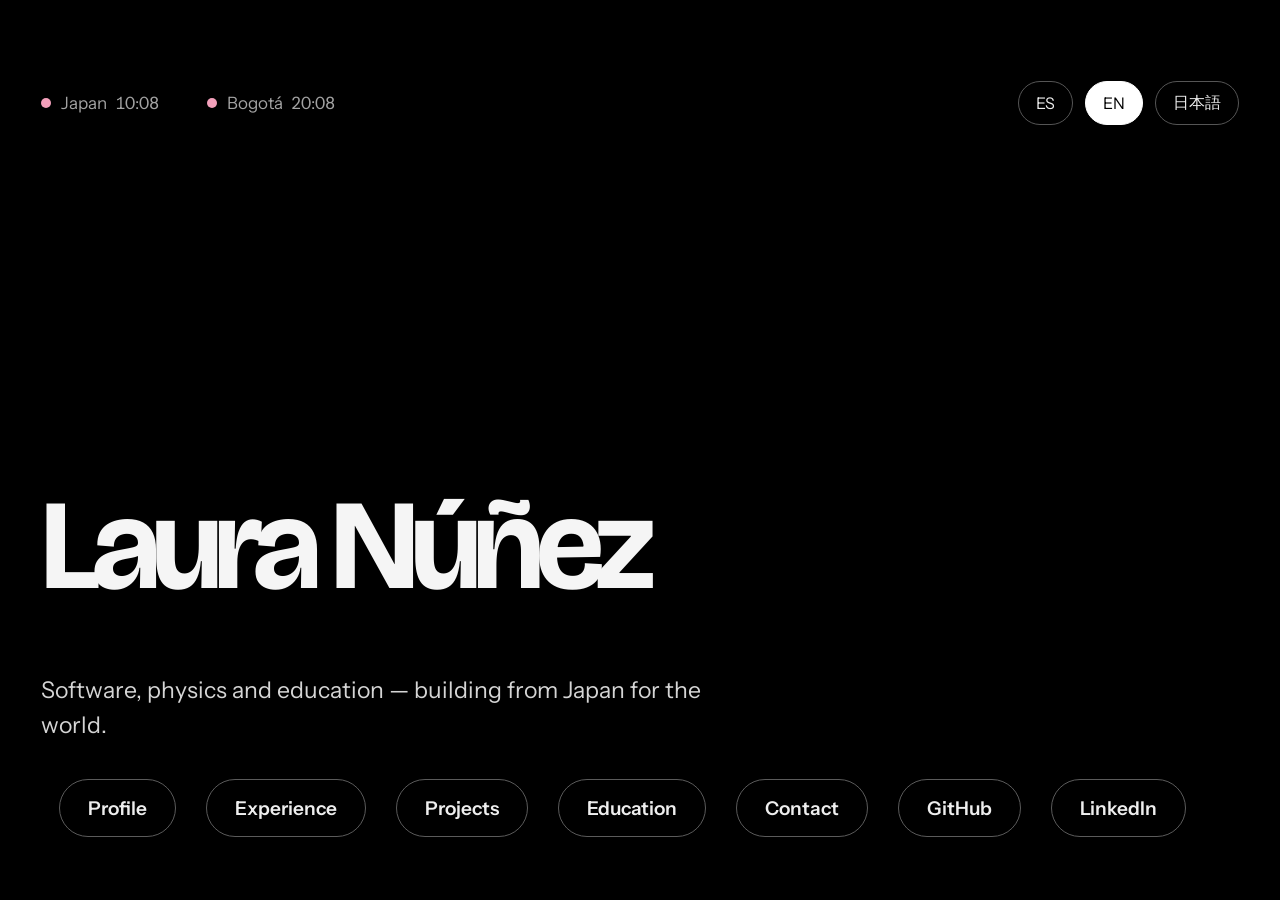
<file: 2.html>
<!DOCTYPE html>
<html lang="en">
<head>
  <meta charset="UTF-8">
  <meta name="viewport" content="width=device-width, initial-scale=1.0">

  <title>Laura Núñez | Software Developer & Physicist</title>

  <link rel="preconnect" href="https://fonts.googleapis.com">
  <link rel="preconnect" href="https://fonts.gstatic.com" crossorigin>

  <link
    href="https://fonts.googleapis.com/css2?family=Instrument+Sans:wght@400;500;600;700&family=Bricolage+Grotesque:wght@400;500;600;700;800&display=swap"
    rel="stylesheet"
  >

  <link rel="stylesheet" href="styles.css">
</head>

<body>

  <!-- =========================
       HERO
  ========================== -->

  <main class="hero">

    <div class="circuit" aria-hidden="true">
      <span class="circuit-line line-pink"></span>
      <span class="circuit-line line-purple"></span>
      <span class="circuit-line line-yellow"></span>
      <span class="circuit-line line-red"></span>
      <span class="circuit-line line-blue"></span>
      <span class="circuit-line line-cyan"></span>
    </div>

    <div class="hero-content">

      <div class="top-row">

        <div class="time-zone">
          <span><i></i> Japan <strong id="japanTime">17:13</strong></span>
          <span><i></i> Bogotá <strong id="bogotaTime">03:13</strong></span>
        </div>

        <div class="language-switcher">
          <button class="lang-btn" data-lang="es">ES</button>
          <button class="lang-btn active" data-lang="en">EN</button>
          <button class="lang-btn" data-lang="ja">日本語</button>
        </div>

      </div>

      <section class="intro">

        <h1>Laura Núñez</h1>

        <p
          class="tagline"
          data-en="Software, physics and education — building from Japan for the world."
          data-es="Software, física y educación — construyendo desde Japón para el mundo."
          data-ja="ソフトウェア、物理学、教育 — 日本から世界へ。"
        >
          Software, physics and education — building from Japan for the world.
        </p>

        <nav class="main-nav">

       <button
  class="nav-btn"
  data-modal="profileModal"
  data-en="Profile"
  data-es="Perfil"
  data-ja="プロフィール"
>
  Profile
</button>

<button
  class="nav-btn"
  data-modal="experienceModal"
  data-en="Experience"
  data-es="Experiencia"
  data-ja="職歴"
>
  Experience
</button>

<button
  class="nav-btn"
  data-modal="projectsModal"
  data-en="Projects"
  data-es="Proyectos"
  data-ja="プロジェクト"
>
  Projects
</button>

<button
  class="nav-btn"
  data-modal="educationModal"
  data-en="Education"
  data-es="Educación"
  data-ja="学歴"
>
  Education
</button>

<button
  class="nav-btn"
  data-modal="contactModal"
  data-en="Contact"
  data-es="Contacto"
  data-ja="お問い合わせ"
>
  Contact
</button>
          <a
            class="nav-btn nav-link"
            href="https://github.com/Ichlaura"
            target="_blank"
            rel="noopener noreferrer"
          >
            GitHub
          </a>

          <a
            class="nav-btn nav-link"
            href="https://www.linkedin.com/in/laupao41/"
            target="_blank"
            rel="noopener noreferrer"
          >
            LinkedIn
          </a>

        </nav>

      </section>

    </div>

  </main>


  <!-- =========================
       PROFILE
  ========================== -->

  <div class="modal" id="profileModal">

    <div class="modal-box">

      <button class="close-modal" aria-label="Close">×</button>

      <span class="section-number">01 / PROFILE</span>

      <h2>Laura Núñez</h2>

      <p class="large-text">
        Laura Núñez is a software developer, physicist and educator
        working at the intersection of technology, science and education.
      </p>

      <p>
        Her professional background combines software development,
        automation, physics, research and teaching. She develops digital
        products and automation systems while continuing to expand her
        work toward artificial intelligence, machine learning, robotics
        and computational science.
      </p>

      <p>
        Originally trained in physics and education in Colombia, she later
        expanded into software development and currently works internationally
        from Japan.
      </p>

      <div class="profile-grid">

        <div>
          <span>BASED IN</span>
          <strong>Japan</strong>
        </div>

        <div>
          <span>FIELDS</span>
          <strong>Software · Physics · Education</strong>
        </div>

        <div>
          <span>LANGUAGES</span>
          <strong>Spanish · English · Japanese</strong>
        </div>

        <div>
          <span>FOCUS</span>
          <strong>Full-stack · Automation · AI</strong>
        </div>

      </div>

    </div>

  </div>


  <!-- =========================
       EXPERIENCE
  ========================== -->

  <div class="modal" id="experienceModal">

    <div class="modal-box modal-wide">

      <button class="close-modal" aria-label="Close">×</button>

      <span class="section-number">02 / EXPERIENCE</span>

      <h2>Experience</h2>

      <div class="timeline">

        <article class="timeline-item">

          <div class="timeline-date">
            SEP 2026 — PRESENT
          </div>

          <div class="timeline-content">

            <h3>Delta Careers Module Leader</h3>

            <h4>Crimson Education · Contract · Remote</h4>

            <p>
              Mentors students developing technology-focused projects,
              guiding project definition, technical planning, implementation
              and iterative development.
            </p>

          </div>

        </article>


        <article class="timeline-item">

          <div class="timeline-date">
            MAR 2026 — PRESENT
          </div>

          <div class="timeline-content">

            <h3>Software Engineer</h3>

            <h4>Dental Care Office · Contract · Remote</h4>

            <p>
              Designed and implemented a modular full-stack system for
              dental insurance verification using Python, Playwright,
              FastAPI, React and .NET.
            </p>

            <p>
              Developed backend APIs, automation workflows and structured
              data pipelines to reduce repetitive manual operations and
              improve reliability.
            </p>

          </div>

        </article>


        <article class="timeline-item">

          <div class="timeline-date">
            MAR 2022 — APR 2023
          </div>

          <div class="timeline-content">

            <h3>International Study</h3>

            <h4>Lumos Language School · Utah, United States</h4>

            <p>
              Studied English in the United States while developing
              professional communication skills in an international
              environment.
            </p>

          </div>

        </article>


        <article class="timeline-item">

          <div class="timeline-date">
            AUG 2021 — JAN 2022
          </div>

          <div class="timeline-content">

            <h3>Research Assistant</h3>

            <h4>Universidad Militar Nueva Granada</h4>

            <p>
              Worked with Python, MATLAB and Arduino in research and
              experimental technology projects.
            </p>

          </div>

        </article>


        <article class="timeline-item">

          <div class="timeline-date">
            JUL 2018 — DEC 2021
          </div>

          <div class="timeline-content">

            <h3>Research Support</h3>

            <h4>
              Epidemiology Group — Universidad de los Andes
            </h4>

            <p>
              Collected, validated and analyzed structured research data,
              supported epidemiological projects and contributed to
              research reporting.
            </p>

          </div>

        </article>


        <article class="timeline-item">

          <div class="timeline-date">
            MAR 2018 — NOV 2019
          </div>

          <div class="timeline-content">

            <h3>Physics Teacher</h3>

            <h4>
              Colegio José Manuel Restrepo · Bogotá, Colombia
            </h4>

            <p>
              Delivered structured physics lessons and developed learning
              activities connecting scientific concepts with classroom
              practice.
            </p>

          </div>

        </article>

      </div>

    </div>

  </div>


  <!-- =========================
       PROJECTS
  ========================== -->

  <div class="modal" id="projectsModal">

    <div class="modal-box modal-projects">

      <button class="close-modal" aria-label="Close">×</button>

      <span class="section-number">03 / PROJECTS</span>

      <h2>Selected Work</h2>

      <p class="projects-intro">
        Real products, applications and research. Select a project to
        open the live system or publication.
      </p>


      <div class="project-category">

        <div class="category-heading">
          <span>01</span>
          <h3>Software & Automation</h3>
        </div>


        <div class="project-grid">

          <a
            class="project-card"
            href="https://dco-automation-web.vercel.app"
            target="_blank"
            rel="noopener noreferrer"
          >

            <div class="project-top">
              <span>FULL-STACK · AUTOMATION</span>
              <b>↗</b>
            </div>

            <h4>DCO Automation</h4>

            <p>
              Dental insurance automation platform integrating frontend,
              APIs and browser automation.
            </p>

            <div class="tech">
              Python · Playwright · FastAPI · React · .NET
            </div>

            <div class="project-action">
              OPEN LIVE SYSTEM →
            </div>

          </a>


          <a
            class="project-card"
            href="https://lds-directory-colombia.vercel.app/"
            target="_blank"
            rel="noopener noreferrer"
          >

            <div class="project-top">
              <span>WEB APPLICATION</span>
              <b>↗</b>
            </div>

            <h4>Business Directory Colombia</h4>

            <p>
              Searchable digital directory designed to showcase
              entrepreneurs and their businesses.
            </p>

            <div class="tech">
              React · UI/UX · Search · Responsive Web
            </div>

            <div class="project-action">
              OPEN PROJECT →
            </div>

          </a>

        </div>

      </div>


      <div class="project-category">

        <div class="category-heading">
          <span>02</span>
          <h3>Digital Products & Apps</h3>
        </div>


        <div class="project-grid">

          <a
            class="project-card featured-project"
            href="https://adelina-invitations.vercel.app/invitation/ruby-fiallo-nunez"
            target="_blank"
            rel="noopener noreferrer"
          >

            <div class="project-top">
              <span>INTERACTIVE APPLICATION</span>
              <b>↗</b>
            </div>

            <h4>Adelina Interactive Invitations</h4>

            <p>
              Interactive multilingual invitation system with animated
              envelopes, RSVP, countdowns, event information and
              personalized guest experiences.
            </p>

            <div class="tech">
              React · TypeScript · Supabase · Responsive UI
            </div>

            <div class="project-action">
              VIEW LIVE INVITATION →
            </div>

          </a>


          <a
            class="project-card"
            href="https://adelina-invitations.vercel.app/backoffice"
            target="_blank"
            rel="noopener noreferrer"
          >

            <div class="project-top">
              <span>ADMIN PLATFORM</span>
              <b>↗</b>
            </div>

            <h4>Adelina Backoffice</h4>

            <p>
              Administration environment for managing invitations,
              guests, responses and event information.
            </p>

            <div class="tech">
              React · Supabase · Admin UI · Data Management
            </div>

            <div class="project-action">
              OPEN BACKOFFICE →
            </div>

          </a>


          <a
            class="project-card"
            href="https://adeline-website-six.vercel.app/back"
            target="_blank"
            rel="noopener noreferrer"
          >

            <div class="project-top">
              <span>WEB PLATFORM</span>
              <b>↗</b>
            </div>

            <h4>Adelina Invitations Platform</h4>

            <p>
              Digital product platform for presenting and organizing
              invitation designs and services.
            </p>

            <div class="tech">
              React · Vite · TypeScript · Web Design
            </div>

            <div class="project-action">
              VIEW PLATFORM →
            </div>

          </a>


          <a
            class="project-card"
            href="https://adelina-invitations.vercel.app/invitation/una-noche-de-espantos"
            target="_blank"
            rel="noopener noreferrer"
          >

            <div class="project-top">
              <span>INTERACTIVE DESIGN</span>
              <b>↗</b>
            </div>

            <h4>Halloween Invitation</h4>

            <p>
              Themed interactive invitation demonstrating custom visual
              experiences beyond traditional wedding invitations.
            </p>

            <div class="tech">
              React · Animation · Responsive Design
            </div>

            <div class="project-action">
              VIEW DEMO →
            </div>

          </a>

        </div>

      </div>


      <div class="project-category">

        <div class="category-heading">
          <span>03</span>
          <h3>Research & Physics</h3>
        </div>


        <div class="project-grid">

          <a
            class="project-card"
            href="https://repositorio.upn.edu.co/items/59743ebd-1e35-4e17-b740-861f596ebc2e"
            target="_blank"
            rel="noopener noreferrer"
          >

            <div class="project-top">
              <span>ACADEMIC RESEARCH</span>
              <b>↗</b>
            </div>

            <h4>Physics Education Thesis</h4>

            <p>
              Design of a didactic strategy to encourage autonomous
              learning in high-school physics classes.
            </p>

            <div class="tech">
              Physics · Education · Research
            </div>

            <div class="project-action">
              READ PUBLICATION →
            </div>

          </a>

        </div>

      </div>


      <div class="project-category">

        <div class="category-heading">
          <span>04</span>
          <h3>AI · Machine Learning · Robotics</h3>
        </div>


        <div class="project-grid">

          <div class="project-card non-link">

            <div class="project-top">
              <span>DEEP LEARNING</span>
              <b>AI</b>
            </div>

            <h4>Deep Learning with MATLAB</h4>

            <p>
              Completed MathWorks training in deep learning and neural
              network workflows using MATLAB.
            </p>

            <div class="tech">
              MATLAB · Deep Learning · Neural Networks
            </div>

          </div>


          <div class="project-card non-link">

            <div class="project-top">
              <span>COMPUTATIONAL SYSTEMS</span>
              <b>R&D</b>
            </div>

            <h4>Robotics & Scientific Computing</h4>

            <p>
              Experimental and academic work using Arduino, Python and
              MATLAB as a foundation for future robotics, AI and
              computational physics projects.
            </p>

            <div class="tech">
              Arduino · Python · MATLAB · Physics
            </div>

          </div>

        </div>

      </div>


      <div class="project-footer">

        <p>More source code and experiments</p>

        <a
          href="https://github.com/Ichlaura"
          target="_blank"
          rel="noopener noreferrer"
        >
          GitHub / Ichlaura ↗
        </a>

      </div>

    </div>

  </div>


  <!-- =========================
       EDUCATION
  ========================== -->

  <div class="modal" id="educationModal">

    <div class="modal-box modal-wide">

      <button class="close-modal" aria-label="Close">×</button>

      <span class="section-number">04 / EDUCATION</span>

      <h2>Education</h2>

      <div class="timeline education-timeline">

        <article class="timeline-item">

          <div class="timeline-date">
            2023 — 2026
          </div>

          <div class="timeline-content">

            <h3>Bachelor of Science in Software Development</h3>

            <h4>Brigham Young University–Idaho</h4>

            <p>
              Software development, computer programming and web
              technologies.
            </p>

          </div>

        </article>


        <article class="timeline-item">

          <div class="timeline-date">
            2022 — 2023
          </div>

          <div class="timeline-content">

            <h3>English Studies</h3>

            <h4>Lumos Language School · Utah, USA</h4>

            <p>
              Intensive English study in an international environment.
            </p>

          </div>

        </article>


        <article class="timeline-item">

          <div class="timeline-date">
            2020
          </div>

          <div class="timeline-content">

            <h3>English Certificate</h3>

            <h4>BYU–Pathway Worldwide</h4>

          </div>

        </article>


        <article class="timeline-item">

          <div class="timeline-date">
            2015 — 2020
          </div>

          <div class="timeline-content">

            <h3>Bachelor's Degree in Physics</h3>

            <h4>
              Universidad Pedagógica Nacional · Bogotá, Colombia
            </h4>

            <p>
              Physics, mathematics, pedagogy and science education.
            </p>

          </div>

        </article>

      </div>


      <div class="certificate-area">

        <h3>Additional Training</h3>

        <div class="certificate-grid">

          <div class="certificate-card">
            <span>BYU–IDAHO</span>
            <strong>Computer Programming Certificate</strong>
          </div>

          <div class="certificate-card">
            <span>MATHWORKS</span>
            <strong>Deep Learning Onramp</strong>
          </div>

        </div>

      </div>

    </div>

  </div>


  <!-- =========================
       CONTACT
  ========================== -->

  <div class="modal" id="contactModal">

    <div class="modal-box">

      <button class="close-modal" aria-label="Close">×</button>

      <span class="section-number">05 / CONTACT</span>

      <h2>Let's build something.</h2>

      <p class="large-text">
        Available for software development, automation, educational
        technology and international technology projects.
      </p>

      <div class="contact-links">

        <a
          href="https://github.com/Ichlaura"
          target="_blank"
          rel="noopener noreferrer"
        >
          GitHub
          <span>↗</span>
        </a>

        <a
          href="https://www.linkedin.com/in/laupao41/"
          target="_blank"
          rel="noopener noreferrer"
        >
          LinkedIn
          <span>↗</span>
        </a>

      </div>

    </div>

  </div>


  <!-- =========================
       JAVASCRIPT
  ========================== -->

  <script>

    /* -------------------------
       MODALS
    ------------------------- */

    const modalButtons = document.querySelectorAll("[data-modal]");
    const modals = document.querySelectorAll(".modal");
    const closeButtons = document.querySelectorAll(".close-modal");

    modalButtons.forEach(button => {

      button.addEventListener("click", () => {

        const modalId = button.dataset.modal;
        const modal = document.getElementById(modalId);

        if (modal) {
          modal.classList.add("show");
          document.body.classList.add("modal-open");
        }

      });

    });


    closeButtons.forEach(button => {

      button.addEventListener("click", () => {

        const modal = button.closest(".modal");

        modal.classList.remove("show");
        document.body.classList.remove("modal-open");

      });

    });


    modals.forEach(modal => {

      modal.addEventListener("click", event => {

        if (event.target === modal) {

          modal.classList.remove("show");
          document.body.classList.remove("modal-open");

        }

      });

    });


    document.addEventListener("keydown", event => {

      if (event.key === "Escape") {

        modals.forEach(modal => {
          modal.classList.remove("show");
        });

        document.body.classList.remove("modal-open");

      }

    });


    /* -------------------------
       LANGUAGE
    ------------------------- */

    const langButtons = document.querySelectorAll(".lang-btn");

    langButtons.forEach(button => {

      button.addEventListener("click", () => {

        const lang = button.dataset.lang;

        langButtons.forEach(btn => {
          btn.classList.remove("active");
        });

        button.classList.add("active");

        document.querySelectorAll("[data-en]").forEach(element => {

          const translation = element.dataset[lang];

          if (translation) {
            element.textContent = translation;
          }

        });

      });

    });


    /* -------------------------
       WORLD CLOCKS
    ------------------------- */

    function updateClocks() {

      const now = new Date();

      const japan = new Intl.DateTimeFormat(
        "en-GB",
        {
          timeZone: "Asia/Tokyo",
          hour: "2-digit",
          minute: "2-digit",
          hour12: false
        }
      ).format(now);

      const bogota = new Intl.DateTimeFormat(
        "en-GB",
        {
          timeZone: "America/Bogota",
          hour: "2-digit",
          minute: "2-digit",
          hour12: false
        }
      ).format(now);

      document.getElementById("japanTime").textContent = japan;
      document.getElementById("bogotaTime").textContent = bogota;

    }

    updateClocks();

    setInterval(updateClocks, 30000);

  </script>

</body>
</html>
</file>
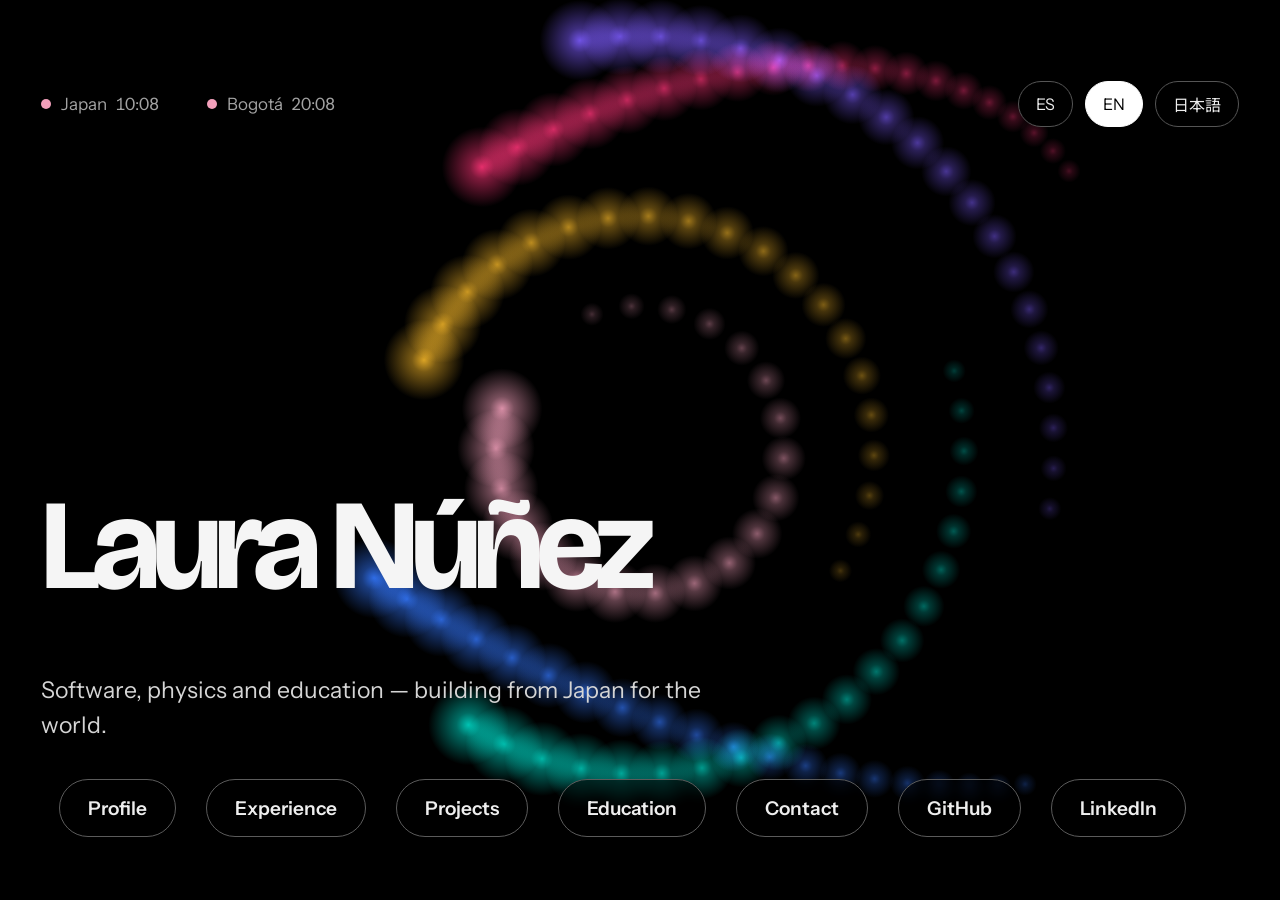
<file: 3.html>
<!DOCTYPE html>
<html lang="en">
<head>
  <meta charset="UTF-8">
  <meta name="viewport" content="width=device-width, initial-scale=1.0">

  <title>Laura Núñez | Software Developer &amp; Physicist</title>

  <link rel="preconnect" href="https://fonts.googleapis.com">
  <link rel="preconnect" href="https://fonts.gstatic.com" crossorigin>

  <link
    href="https://fonts.googleapis.com/css2?family=Instrument+Sans:wght@400;500;600;700&family=Bricolage+Grotesque:wght@400;500;600;700;800&family=Noto+Sans+JP:wght@400;500;700&display=swap"
    rel="stylesheet"
  >

  <link rel="stylesheet" href="styles.css">
</head>

<body>

  <!-- =========================
       HERO
  ========================== -->

  <main class="hero" id="hero">

    <canvas class="chains" id="chains" aria-hidden="true"></canvas>

    <div class="hero-content">

      <div class="top-row">

        <div class="time-zone">
          <span><i></i><span data-i18n="jp">Japan</span><strong id="japanTime">--:--</strong></span>
          <span><i></i><span data-i18n="co">Bogotá</span><strong id="bogotaTime">--:--</strong></span>
        </div>

        <div class="language-switcher" role="group" aria-label="Language / Idioma / 言語">
          <button class="lang-btn" data-lang="es" aria-pressed="false">ES</button>
          <button class="lang-btn active" data-lang="en" aria-pressed="true">EN</button>
          <button class="lang-btn" data-lang="ja" aria-pressed="false">日本語</button>
        </div>

      </div>

      <section class="intro">

        <h1>Laura Núñez</h1>

        <p class="tagline" data-i18n="tagline"></p>

        <nav class="main-nav">

          <button class="nav-btn" data-modal="profileModal" data-i18n="nav_profile"></button>
          <button class="nav-btn" data-modal="experienceModal" data-i18n="nav_exp"></button>
          <button class="nav-btn" data-modal="projectsModal" data-i18n="nav_proj"></button>
          <button class="nav-btn" data-modal="educationModal" data-i18n="nav_edu"></button>
          <button class="nav-btn" data-modal="contactModal" data-i18n="nav_contact"></button>

          <a
            class="nav-btn nav-link"
            href="https://github.com/Ichlaura"
            target="_blank"
            rel="noopener noreferrer"
          >
            GitHub
          </a>

          <a
            class="nav-btn nav-link"
            href="https://www.linkedin.com/in/laupao41/"
            target="_blank"
            rel="noopener noreferrer"
          >
            LinkedIn
          </a>

        </nav>

      </section>

    </div>

  </main>


  <!-- =========================
       PROFILE
  ========================== -->

  <div class="modal" id="profileModal" role="dialog" aria-modal="true" aria-labelledby="profileTitle">

    <div class="modal-box">

      <button class="close-modal" data-i18n-aria="close" aria-label="Close">×</button>

      <span class="section-number" data-i18n="sn_profile"></span>

      <h2 id="profileTitle">Laura Núñez</h2>

      <p class="large-text" data-i18n="prof_lead"></p>

      <p data-i18n="prof_p1"></p>

      <p data-i18n="prof_p2"></p>

      <div class="profile-grid">

        <div>
          <span data-i18n="g_based"></span>
          <strong data-i18n="g_based_v"></strong>
        </div>

        <div>
          <span data-i18n="g_fields"></span>
          <strong data-i18n="g_fields_v"></strong>
        </div>

        <div>
          <span data-i18n="g_lang"></span>
          <strong data-i18n="g_lang_v"></strong>
        </div>

        <div>
          <span data-i18n="g_focus"></span>
          <strong data-i18n="g_focus_v"></strong>
        </div>

      </div>

    </div>

  </div>


  <!-- =========================
       EXPERIENCE
  ========================== -->

  <div class="modal" id="experienceModal" role="dialog" aria-modal="true" aria-labelledby="expTitle">

    <div class="modal-box modal-wide">

      <button class="close-modal" data-i18n-aria="close" aria-label="Close">×</button>

      <span class="section-number" data-i18n="sn_exp"></span>

      <h2 id="expTitle" data-i18n="h_exp"></h2>

      <div class="timeline">

        <article class="timeline-item">
          <div class="timeline-date" data-i18n="e1_date"></div>
          <div class="timeline-content">
            <h3 data-i18n="e1_title"></h3>
            <h4 data-i18n="e1_org"></h4>
            <p data-i18n="e1_desc"></p>
          </div>
        </article>

        <article class="timeline-item">
          <div class="timeline-date" data-i18n="e2_date"></div>
          <div class="timeline-content">
            <h3 data-i18n="e2_title"></h3>
            <h4 data-i18n="e2_org"></h4>
            <p data-i18n="e2_d1"></p>
            <p data-i18n="e2_d2"></p>
          </div>
        </article>

        <article class="timeline-item">
          <div class="timeline-date" data-i18n="e3_date"></div>
          <div class="timeline-content">
            <h3 data-i18n="e3_title"></h3>
            <h4 data-i18n="e3_org"></h4>
            <p data-i18n="e3_desc"></p>
          </div>
        </article>

        <article class="timeline-item">
          <div class="timeline-date" data-i18n="e4_date"></div>
          <div class="timeline-content">
            <h3 data-i18n="e4_title"></h3>
            <h4>Universidad Militar Nueva Granada</h4>
            <p data-i18n="e4_desc"></p>
          </div>
        </article>

        <article class="timeline-item">
          <div class="timeline-date" data-i18n="e5_date"></div>
          <div class="timeline-content">
            <h3 data-i18n="e5_title"></h3>
            <h4 data-i18n="e5_org"></h4>
            <p data-i18n="e5_desc"></p>
          </div>
        </article>

        <article class="timeline-item">
          <div class="timeline-date" data-i18n="e6_date"></div>
          <div class="timeline-content">
            <h3 data-i18n="e6_title"></h3>
            <h4 data-i18n="e6_org"></h4>
            <p data-i18n="e6_desc"></p>
          </div>
        </article>

      </div>

    </div>

  </div>


  <!-- =========================
       PROJECTS
  ========================== -->

  <div class="modal" id="projectsModal" role="dialog" aria-modal="true" aria-labelledby="projTitle">

    <div class="modal-box modal-projects">

      <button class="close-modal" data-i18n-aria="close" aria-label="Close">×</button>

      <span class="section-number" data-i18n="sn_proj"></span>

      <h2 id="projTitle" data-i18n="h_proj"></h2>

      <p class="projects-intro" data-i18n="proj_intro"></p>


      <div class="project-category">

        <div class="category-heading">
          <span>01</span>
          <h3 data-i18n="cat1"></h3>
        </div>

        <div class="project-grid">

          <a class="project-card" href="https://dco-automation-web.vercel.app/login" target="_blank" rel="noopener noreferrer">
            <div class="project-top">
              <span data-i18n="p1_tag"></span>
              <b>↗</b>
            </div>
            <h4>DCO Automation</h4>
            <p data-i18n="p1_d"></p>
            <div class="tech">Python · Playwright · FastAPI · React · .NET</div>
            <div class="project-action" data-i18n="p1_a"></div>
          </a>

          <a class="project-card" href="https://lds-directory-colombia.vercel.app/" target="_blank" rel="noopener noreferrer">
            <div class="project-top">
              <span data-i18n="p2_tag"></span>
              <b>↗</b>
            </div>
            <h4 data-i18n="p2_t"></h4>
            <p data-i18n="p2_d"></p>
            <div class="tech">React · UI/UX · Search · Responsive Web</div>
            <div class="project-action" data-i18n="p2_a"></div>
          </a>

        </div>

      </div>


      <div class="project-category">

        <div class="category-heading">
          <span>02</span>
          <h3 data-i18n="cat2"></h3>
        </div>

        <div class="project-grid">

          <a class="project-card featured-project" href="https://adelina-invitations.vercel.app/invitation/ruby-fiallo-nunez" target="_blank" rel="noopener noreferrer">
            <div class="project-top">
              <span data-i18n="p3_tag"></span>
              <b>↗</b>
            </div>
            <h4 data-i18n="p3_t"></h4>
            <p data-i18n="p3_d"></p>
            <div class="tech">React · TypeScript · Supabase · Responsive UI</div>
            <div class="project-action" data-i18n="p3_a"></div>
          </a>

          <a class="project-card" href="https://adelina-invitations.vercel.app/backoffice" target="_blank" rel="noopener noreferrer">
            <div class="project-top">
              <span data-i18n="p4_tag"></span>
              <b>↗</b>
            </div>
            <h4 data-i18n="p4_t"></h4>
            <p data-i18n="p4_d"></p>
            <div class="tech">React · Supabase · Admin UI · Data Management</div>
            <div class="project-action" data-i18n="p4_a"></div>
          </a>

          <a class="project-card" href="https://adeline-website-six.vercel.app/back" target="_blank" rel="noopener noreferrer">
            <div class="project-top">
              <span data-i18n="p5_tag"></span>
              <b>↗</b>
            </div>
            <h4 data-i18n="p5_t"></h4>
            <p data-i18n="p5_d"></p>
            <div class="tech">React · Vite · TypeScript · Web Design</div>
            <div class="project-action" data-i18n="p5_a"></div>
          </a>

          <a class="project-card" href="https://adelina-invitations.vercel.app/invitation/una-noche-de-espantos" target="_blank" rel="noopener noreferrer">
            <div class="project-top">
              <span data-i18n="p6_tag"></span>
              <b>↗</b>
            </div>
            <h4 data-i18n="p6_t"></h4>
            <p data-i18n="p6_d"></p>
            <div class="tech">React · Animation · Responsive Design</div>
            <div class="project-action" data-i18n="p6_a"></div>
          </a>

        </div>

      </div>


      <div class="project-category">

        <div class="category-heading">
          <span>03</span>
          <h3 data-i18n="cat3"></h3>
        </div>

        <div class="project-grid">

          <a class="project-card" href="https://repositorio.upn.edu.co/items/59743ebd-1e35-4e17-b740-861f596ebc2e" target="_blank" rel="noopener noreferrer">
            <div class="project-top">
              <span data-i18n="p7_tag"></span>
              <b>↗</b>
            </div>
            <h4 data-i18n="p7_t"></h4>
            <p data-i18n="p7_d"></p>
            <div class="tech">Physics · Education · Research</div>
            <div class="project-action" data-i18n="p7_a"></div>
          </a>

        </div>

      </div>


      <div class="project-category">

        <div class="category-heading">
          <span>04</span>
          <h3 data-i18n="cat4"></h3>
        </div>

        <div class="project-grid">

          <div class="project-card non-link">
            <div class="project-top">
              <span data-i18n="p8_tag"></span>
              <b>AI</b>
            </div>
            <h4 data-i18n="p8_t"></h4>
            <p data-i18n="p8_d"></p>
            <div class="tech">MATLAB · Deep Learning · Neural Networks</div>
          </div>

          <div class="project-card non-link">
            <div class="project-top">
              <span data-i18n="p9_tag"></span>
              <b>R&amp;D</b>
            </div>
            <h4 data-i18n="p9_t"></h4>
            <p data-i18n="p9_d"></p>
            <div class="tech">Arduino · Python · MATLAB · Physics</div>
          </div>

        </div>

      </div>


      <div class="project-footer">

        <p data-i18n="foot_p"></p>

        <a href="https://github.com/Ichlaura" target="_blank" rel="noopener noreferrer">
          GitHub / Ichlaura ↗
        </a>

      </div>

    </div>

  </div>


  <!-- =========================
       EDUCATION
  ========================== -->

  <div class="modal" id="educationModal" role="dialog" aria-modal="true" aria-labelledby="eduTitle">

    <div class="modal-box modal-wide">

      <button class="close-modal" data-i18n-aria="close" aria-label="Close">×</button>

      <span class="section-number" data-i18n="sn_edu"></span>

      <h2 id="eduTitle" data-i18n="h_edu"></h2>

      <div class="timeline education-timeline">

        <article class="timeline-item">
          <div class="timeline-date">2023 — 2026</div>
          <div class="timeline-content">
            <h3 data-i18n="ed1_t"></h3>
            <h4>Brigham Young University–Idaho</h4>
            <p data-i18n="ed1_d"></p>
          </div>
        </article>

        <article class="timeline-item">
          <div class="timeline-date">2022 — 2023</div>
          <div class="timeline-content">
            <h3 data-i18n="ed2_t"></h3>
            <h4 data-i18n="e3_org"></h4>
            <p data-i18n="ed2_d"></p>
          </div>
        </article>

        <article class="timeline-item">
          <div class="timeline-date">2020</div>
          <div class="timeline-content">
            <h3 data-i18n="ed3_t"></h3>
            <h4>BYU–Pathway Worldwide</h4>
          </div>
        </article>

        <article class="timeline-item">
          <div class="timeline-date">2015 — 2020</div>
          <div class="timeline-content">
            <h3 data-i18n="ed4_t"></h3>
            <h4 data-i18n="ed4_o"></h4>
            <p data-i18n="ed4_d"></p>
          </div>
        </article>

      </div>


      <div class="certificate-area">

        <h3 data-i18n="add_h"></h3>

        <div class="certificate-grid">

          <div class="certificate-card">
            <span>BYU–IDAHO</span>
            <strong data-i18n="c1_t"></strong>
          </div>

          <div class="certificate-card">
            <span>MATHWORKS</span>
            <strong>Deep Learning Onramp</strong>
          </div>

        </div>

      </div>

    </div>

  </div>


  <!-- =========================
       CONTACT
  ========================== -->

  <div class="modal" id="contactModal" role="dialog" aria-modal="true" aria-labelledby="contactTitle">

    <div class="modal-box">

      <button class="close-modal" data-i18n-aria="close" aria-label="Close">×</button>

      <span class="section-number" data-i18n="sn_contact"></span>

      <h2 id="contactTitle" data-i18n="h_contact"></h2>

      <p class="large-text" data-i18n="contact_p"></p>

      <div class="contact-links">

        <a href="https://github.com/Ichlaura" target="_blank" rel="noopener noreferrer">
          GitHub
          <span>↗</span>
        </a>

        <a href="https://www.linkedin.com/in/laupao41/" target="_blank" rel="noopener noreferrer">
          LinkedIn
          <span>↗</span>
        </a>

      </div>

    </div>

  </div>


  <!-- =========================
       JAVASCRIPT
  ========================== -->

  <script>

    /* -------------------------
       TRANSLATIONS  [EN, ES, JA]
    ------------------------- */

    const LANG_INDEX = { en: 0, es: 1, ja: 2 };

    const I = {

      title: ["Laura Núñez | Software Developer & Physicist", "Laura Núñez | Desarrolladora de software y física", "Laura Núñez | ソフトウェア開発者・物理学者"],

      tagline: [
        "Software, physics and education — building from Japan for the world.",
        "Software, física y educación — construyendo desde Japón para el mundo.",
        "ソフトウェア、物理学、教育 — 日本から世界へ。"
      ],

      jp: ["Japan", "Japón", "日本"],
      co: ["Bogotá", "Bogotá", "ボゴタ"],

      nav_profile: ["Profile", "Perfil", "プロフィール"],
      nav_exp: ["Experience", "Experiencia", "職歴"],
      nav_proj: ["Projects", "Proyectos", "プロジェクト"],
      nav_edu: ["Education", "Educación", "学歴"],
      nav_contact: ["Contact", "Contacto", "お問い合わせ"],
      close: ["Close", "Cerrar", "閉じる"],

      /* Profile */
      sn_profile: ["01 / PROFILE", "01 / PERFIL", "01 / プロフィール"],
      prof_lead: [
        "Laura Núñez is a software developer, physicist and educator working at the intersection of technology, science and education.",
        "Laura Núñez es desarrolladora de software, física y educadora, y trabaja en la intersección entre tecnología, ciencia y educación.",
        "Laura Núñezは、テクノロジー・科学・教育の交差点で活動するソフトウェア開発者であり、物理学者であり、教育者である。"
      ],
      prof_p1: [
        "Her professional background combines software development, automation, physics, research and teaching. She develops digital products and automation systems while continuing to expand her work toward artificial intelligence, machine learning, robotics and computational science.",
        "Su trayectoria profesional combina el desarrollo de software, la automatización, la física, la investigación y la docencia. Desarrolla productos digitales y sistemas de automatización mientras sigue ampliando su trabajo hacia la inteligencia artificial, el aprendizaje automático, la robótica y la ciencia computacional.",
        "ソフトウェア開発、自動化、物理学、研究、教育を組み合わせた経歴を持つ。デジタルプロダクトや自動化システムを開発しながら、人工知能、機械学習、ロボティクス、計算科学へと活動の幅を広げている。"
      ],
      prof_p2: [
        "Originally trained in physics and education in Colombia, she later expanded into software development and currently works internationally from Japan.",
        "Formada originalmente en física y educación en Colombia, amplió después su camino hacia el desarrollo de software y actualmente trabaja a nivel internacional desde Japón.",
        "コロンビアで物理学と教育を学んだのち、ソフトウェア開発へと領域を広げ、現在は日本から国際的に活動している。"
      ],
      g_based: ["BASED IN", "UBICACIÓN", "拠点"],
      g_based_v: ["Japan", "Japón", "日本"],
      g_fields: ["FIELDS", "ÁREAS", "分野"],
      g_fields_v: ["Software · Physics · Education", "Software · Física · Educación", "ソフトウェア · 物理学 · 教育"],
      g_lang: ["LANGUAGES", "IDIOMAS", "言語"],
      g_lang_v: ["Spanish · English · Japanese", "Español · Inglés · Japonés", "スペイン語 · 英語 · 日本語"],
      g_focus: ["FOCUS", "ENFOQUE", "注力分野"],
      g_focus_v: ["Full-stack · Automation · AI", "Full-stack · Automatización · IA", "フルスタック · 自動化 · AI"],

      /* Experience */
      sn_exp: ["02 / EXPERIENCE", "02 / EXPERIENCIA", "02 / 職歴"],
      h_exp: ["Experience", "Experiencia", "職歴"],

      e1_date: ["SEP 2026 — PRESENT", "SEP 2026 — ACTUALIDAD", "2026年9月 — 現在"],
      e1_title: ["Delta Careers Module Leader", "Líder del módulo Delta Careers", "Delta Careersモジュールリーダー"],
      e1_org: ["Crimson Education · Contract · Remote", "Crimson Education · Contrato · Remoto", "Crimson Education · 契約 · リモート"],
      e1_desc: [
        "Mentors students developing technology-focused projects, guiding project definition, technical planning, implementation and iterative development.",
        "Mentora a estudiantes que desarrollan proyectos de tecnología y los guía en la definición del proyecto, la planificación técnica, la implementación y el desarrollo iterativo.",
        "テクノロジー分野のプロジェクトに取り組む学生をメンタリングし、プロジェクトの定義、技術計画、実装、反復的な開発を導いている。"
      ],

      e2_date: ["MAR 2026 — PRESENT", "MAR 2026 — ACTUALIDAD", "2026年3月 — 現在"],
      e2_title: ["Software Engineer", "Ingeniera de software", "ソフトウェアエンジニア"],
      e2_org: ["Dental Care Office · Contract · Remote", "Dental Care Office · Contrato · Remoto", "Dental Care Office · 契約 · リモート"],
      e2_d1: [
        "Designed and implemented a modular full-stack system for dental insurance verification using Python, Playwright, FastAPI, React and .NET.",
        "Diseñó e implementó un sistema full-stack modular para la verificación de seguros dentales con Python, Playwright, FastAPI, React y .NET.",
        "Python、Playwright、FastAPI、React、.NETを用いて、歯科保険の確認を行うモジュール型フルスタックシステムを設計・実装した。"
      ],
      e2_d2: [
        "Developed backend APIs, automation workflows and structured data pipelines to reduce repetitive manual operations and improve reliability.",
        "Desarrolló APIs de backend, flujos de automatización y canalizaciones de datos estructurados para reducir tareas manuales repetitivas y mejorar la fiabilidad.",
        "バックエンドAPI、自動化ワークフロー、構造化データパイプラインを開発し、反復的な手作業を減らして信頼性を高めた。"
      ],

      e3_date: ["MAR 2022 — APR 2023", "MAR 2022 — ABR 2023", "2022年3月 — 2023年4月"],
      e3_title: ["International Study", "Estudios internacionales", "海外留学"],
      e3_org: ["Lumos Language School · Utah, United States", "Lumos Language School · Utah, Estados Unidos", "Lumos Language School · アメリカ、ユタ州"],
      e3_desc: [
        "Studied English in the United States while developing professional communication skills in an international environment.",
        "Estudió inglés en Estados Unidos mientras desarrollaba habilidades de comunicación profesional en un entorno internacional.",
        "アメリカで英語を学びながら、国際的な環境でプロフェッショナルなコミュニケーション力を培った。"
      ],

      e4_date: ["AUG 2021 — JAN 2022", "AGO 2021 — ENE 2022", "2021年8月 — 2022年1月"],
      e4_title: ["Research Assistant", "Asistente de investigación", "研究助手"],
      e4_desc: [
        "Worked with Python, MATLAB and Arduino in research and experimental technology projects.",
        "Trabajó con Python, MATLAB y Arduino en proyectos de investigación y tecnología experimental.",
        "Python、MATLAB、Arduinoを用いて、研究および実験的技術のプロジェクトに携わった。"
      ],

      e5_date: ["JUL 2018 — DEC 2021", "JUL 2018 — DIC 2021", "2018年7月 — 2021年12月"],
      e5_title: ["Research Support", "Apoyo en investigación", "研究サポート"],
      e5_org: ["Epidemiology Group — Universidad de los Andes", "Grupo de Epidemiología — Universidad de los Andes", "疫学グループ — ロスアンデス大学"],
      e5_desc: [
        "Collected, validated and analyzed structured research data, supported epidemiological projects and contributed to research reporting.",
        "Recopiló, validó y analizó datos de investigación estructurados, apoyó proyectos de epidemiología y contribuyó a los informes de investigación.",
        "構造化された研究データの収集・検証・分析を行い、疫学プロジェクトを支援し、研究報告に貢献した。"
      ],

      e6_date: ["MAR 2018 — NOV 2019", "MAR 2018 — NOV 2019", "2018年3月 — 2019年11月"],
      e6_title: ["Physics Teacher", "Profesora de física", "物理教師"],
      e6_org: ["Colegio José Manuel Restrepo · Bogotá, Colombia", "Colegio José Manuel Restrepo · Bogotá, Colombia", "Colegio José Manuel Restrepo · コロンビア、ボゴタ"],
      e6_desc: [
        "Delivered structured physics lessons and developed learning activities connecting scientific concepts with classroom practice.",
        "Impartió clases de física estructuradas y desarrolló actividades de aprendizaje que conectaban los conceptos científicos con la práctica en el aula.",
        "体系的な物理の授業を行い、科学的な概念と教室での実践を結びつける学習活動を開発した。"
      ],

      /* Projects */
      sn_proj: ["03 / PROJECTS", "03 / PROYECTOS", "03 / プロジェクト"],
      h_proj: ["Selected Work", "Trabajos seleccionados", "主な実績"],
      proj_intro: [
        "Real products, applications and research. Select a project to open the live system or publication.",
        "Productos, aplicaciones e investigaciones reales. Selecciona un proyecto para abrir el sistema en vivo o la publicación.",
        "実際のプロダクト、アプリケーション、研究。プロジェクトを選ぶと、公開中のシステムや論文が開きます。"
      ],
      cat1: ["Software & Automation", "Software y automatización", "ソフトウェアと自動化"],
      cat2: ["Digital Products & Apps", "Productos digitales y apps", "デジタルプロダクトとアプリ"],
      cat3: ["Research & Physics", "Investigación y física", "研究と物理学"],
      cat4: ["AI · Machine Learning · Robotics", "IA · Aprendizaje automático · Robótica", "AI · 機械学習 · ロボティクス"],

      p1_tag: ["FULL-STACK · AUTOMATION", "FULL-STACK · AUTOMATIZACIÓN", "フルスタック · 自動化"],
      p1_d: [
        "Dental insurance automation platform integrating frontend, APIs and browser automation.",
        "Plataforma de automatización de seguros dentales que integra frontend, APIs y automatización del navegador.",
        "フロントエンド、API、ブラウザ自動化を統合した歯科保険の自動化プラットフォーム。"
      ],
      p1_a: ["OPEN LIVE SYSTEM →", "ABRIR SISTEMA EN VIVO →", "公開中のシステムを開く →"],

      p2_tag: ["WEB APPLICATION", "APLICACIÓN WEB", "ウェブアプリケーション"],
      p2_t: ["Business Directory Colombia", "Directorio de negocios Colombia", "コロンビア・ビジネスディレクトリ"],
      p2_d: [
        "Searchable digital directory designed to showcase entrepreneurs and their businesses.",
        "Directorio digital con búsqueda, diseñado para dar visibilidad a emprendedores y sus negocios.",
        "起業家とそのビジネスを紹介するために設計された、検索可能なデジタルディレクトリ。"
      ],
      p2_a: ["OPEN PROJECT →", "ABRIR PROYECTO →", "プロジェクトを開く →"],

      p3_tag: ["INTERACTIVE APPLICATION", "APLICACIÓN INTERACTIVA", "インタラクティブアプリ"],
      p3_t: ["Adelina Interactive Invitations", "Invitaciones interactivas Adelina", "Adelina インタラクティブ招待状"],
      p3_d: [
        "Interactive multilingual invitation system with animated envelopes, RSVP, countdowns, event information and personalized guest experiences.",
        "Sistema de invitaciones interactivas y multilingües con sobres animados, confirmación de asistencia, cuentas regresivas, información del evento y experiencias personalizadas para cada invitado.",
        "アニメーション付きの封筒、出欠確認、カウントダウン、イベント情報、ゲストごとの体験を備えた、多言語対応のインタラクティブ招待状システム。"
      ],
      p3_a: ["VIEW LIVE INVITATION →", "VER INVITACIÓN EN VIVO →", "公開中の招待状を見る →"],

      p4_tag: ["ADMIN PLATFORM", "PLATAFORMA DE ADMINISTRACIÓN", "管理プラットフォーム"],
      p4_t: ["Adelina Backoffice", "Adelina Backoffice", "Adelina バックオフィス"],
      p4_d: [
        "Administration environment for managing invitations, guests, responses and event information.",
        "Entorno de administración para gestionar invitaciones, invitados, respuestas e información de eventos.",
        "招待状、ゲスト、回答、イベント情報を管理するための管理環境。"
      ],
      p4_a: ["OPEN BACKOFFICE →", "ABRIR BACKOFFICE →", "バックオフィスを開く →"],

      p5_tag: ["WEB PLATFORM", "PLATAFORMA WEB", "ウェブプラットフォーム"],
      p5_t: ["Adelina Invitations Platform", "Plataforma Adelina Invitations", "Adelina Invitations プラットフォーム"],
      p5_d: [
        "Digital product platform for presenting and organizing invitation designs and services.",
        "Plataforma de producto digital para presentar y organizar diseños y servicios de invitaciones.",
        "招待状のデザインとサービスを紹介・整理するためのデジタルプロダクトのプラットフォーム。"
      ],
      p5_a: ["VIEW PLATFORM →", "VER PLATAFORMA →", "プラットフォームを見る →"],

      p6_tag: ["INTERACTIVE DESIGN", "DISEÑO INTERACTIVO", "インタラクティブデザイン"],
      p6_t: ["Halloween Invitation", "Invitación de Halloween", "ハロウィン招待状"],
      p6_d: [
        "Themed interactive invitation demonstrating custom visual experiences beyond traditional wedding invitations.",
        "Invitación interactiva temática que demuestra experiencias visuales personalizadas más allá de las invitaciones de boda tradicionales.",
        "従来の結婚式の招待状にとどまらない、オリジナルのビジュアル体験を示すテーマ型インタラクティブ招待状。"
      ],
      p6_a: ["VIEW DEMO →", "VER DEMO →", "デモを見る →"],

      p7_tag: ["ACADEMIC RESEARCH", "INVESTIGACIÓN ACADÉMICA", "学術研究"],
      p7_t: ["Physics Education Thesis", "Tesis de educación en física", "物理教育の論文"],
      p7_d: [
        "Design of a didactic strategy to encourage autonomous learning in high-school physics classes.",
        "Diseño de una estrategia didáctica para fomentar el aprendizaje autónomo en las clases de física de secundaria.",
        "高校の物理の授業で自律的な学びを促すための教授法の設計。"
      ],
      p7_a: ["READ PUBLICATION →", "LEER PUBLICACIÓN →", "論文を読む →"],

      p8_tag: ["DEEP LEARNING", "DEEP LEARNING", "ディープラーニング"],
      p8_t: ["Deep Learning with MATLAB", "Deep Learning con MATLAB", "MATLABによるディープラーニング"],
      p8_d: [
        "Completed MathWorks training in deep learning and neural network workflows using MATLAB.",
        "Completó la formación de MathWorks en deep learning y flujos de trabajo con redes neuronales usando MATLAB.",
        "MATLABを用いたディープラーニングとニューラルネットワークのワークフローに関するMathWorksの研修を修了した。"
      ],

      p9_tag: ["COMPUTATIONAL SYSTEMS", "SISTEMAS COMPUTACIONALES", "計算システム"],
      p9_t: ["Robotics & Scientific Computing", "Robótica y computación científica", "ロボティクスと科学計算"],
      p9_d: [
        "Experimental and academic work using Arduino, Python and MATLAB as a foundation for future robotics, AI and computational physics projects.",
        "Trabajo experimental y académico con Arduino, Python y MATLAB como base para futuros proyectos de robótica, IA y física computacional.",
        "Arduino、Python、MATLABを用いた実験的・学術的な取り組みで、今後のロボティクス、AI、計算物理プロジェクトの基盤となっている。"
      ],

      foot_p: ["More source code and experiments", "Más código fuente y experimentos", "その他のソースコードと実験"],

      /* Education */
      sn_edu: ["04 / EDUCATION", "04 / EDUCACIÓN", "04 / 学歴"],
      h_edu: ["Education", "Educación", "学歴"],
      ed1_t: ["Bachelor of Science in Software Development", "Bachelor of Science en Desarrollo de Software", "ソフトウェア開発 理学士"],
      ed1_d: [
        "Software development, computer programming and web technologies.",
        "Desarrollo de software, programación y tecnologías web.",
        "ソフトウェア開発、プログラミング、ウェブ技術。"
      ],
      ed2_t: ["English Studies", "Estudios de inglés", "英語学習"],
      ed2_d: [
        "Intensive English study in an international environment.",
        "Estudio intensivo de inglés en un entorno internacional.",
        "国際的な環境での集中的な英語学習。"
      ],
      ed3_t: ["English Certificate", "Certificado de inglés", "英語修了証"],
      ed4_t: ["Bachelor's Degree in Physics", "Licenciatura en Física", "物理学士"],
      ed4_o: ["Universidad Pedagógica Nacional · Bogotá, Colombia", "Universidad Pedagógica Nacional · Bogotá, Colombia", "Universidad Pedagógica Nacional · コロンビア、ボゴタ"],
      ed4_d: [
        "Physics, mathematics, pedagogy and science education.",
        "Física, matemáticas, pedagogía y educación científica.",
        "物理学、数学、教育学、科学教育。"
      ],
      add_h: ["Additional Training", "Formación adicional", "追加の研修"],
      c1_t: ["Computer Programming Certificate", "Certificado en programación", "プログラミング修了証"],

      /* Contact */
      sn_contact: ["05 / CONTACT", "05 / CONTACTO", "05 / お問い合わせ"],
      h_contact: ["Let's build something.", "Construyamos algo juntos.", "一緒に何かをつくりましょう。"],
      contact_p: [
        "Available for software development, automation, educational technology and international technology projects.",
        "Disponible para proyectos de desarrollo de software, automatización, tecnología educativa y tecnología a nivel internacional.",
        "ソフトウェア開発、自動化、教育テクノロジー、国際的なテクノロジープロジェクトに対応可能です。"
      ]

    };


    /* -------------------------
       LANGUAGE
    ------------------------- */

    const langButtons = document.querySelectorAll(".lang-btn");
    let currentLang = "en";

    function setLang(lang) {

      if (!(lang in LANG_INDEX)) lang = "en";

      currentLang = lang;
      const idx = LANG_INDEX[lang];

      document.documentElement.lang = lang;

      document.querySelectorAll("[data-i18n]").forEach(el => {
        const entry = I[el.dataset.i18n];
        if (entry) el.textContent = entry[idx];
      });

      document.querySelectorAll("[data-i18n-aria]").forEach(el => {
        const entry = I[el.dataset.i18nAria];
        if (entry) el.setAttribute("aria-label", entry[idx]);
      });

      document.title = I.title[idx];

      langButtons.forEach(btn => {
        const active = btn.dataset.lang === lang;
        btn.classList.toggle("active", active);
        btn.setAttribute("aria-pressed", active ? "true" : "false");
      });

      try { localStorage.setItem("lang", lang); } catch (e) {}

    }

    langButtons.forEach(button => {
      button.addEventListener("click", () => setLang(button.dataset.lang));
    });

    let startLang = "en";
    try {
      const saved = localStorage.getItem("lang");
      if (saved && saved in LANG_INDEX) startLang = saved;
    } catch (e) {}

    setLang(startLang);


    /* -------------------------
       MODALS
    ------------------------- */

    const modalButtons = document.querySelectorAll("[data-modal]");
    const modals = document.querySelectorAll(".modal");
    const closeButtons = document.querySelectorAll(".close-modal");
    let lastTrigger = null;

    function closeAll() {
      modals.forEach(modal => modal.classList.remove("show"));
      document.body.classList.remove("modal-open");
      if (lastTrigger) lastTrigger.focus();
    }

    modalButtons.forEach(button => {

      button.addEventListener("click", () => {

        const modal = document.getElementById(button.dataset.modal);

        if (modal) {
          lastTrigger = button;
          modal.classList.add("show");
          document.body.classList.add("modal-open");
          modal.scrollTop = 0;
          const close = modal.querySelector(".close-modal");
          if (close) close.focus();
        }

      });

    });

    closeButtons.forEach(button => {
      button.addEventListener("click", closeAll);
    });

    modals.forEach(modal => {
      modal.addEventListener("click", event => {
        if (event.target === modal) closeAll();
      });
    });

    document.addEventListener("keydown", event => {
      if (event.key === "Escape") closeAll();
    });


    /* -------------------------
       WORLD CLOCKS
    ------------------------- */

    function updateClocks() {

      const now = new Date();

      const fmt = tz => new Intl.DateTimeFormat("en-GB", {
        timeZone: tz,
        hour: "2-digit",
        minute: "2-digit",
        hour12: false
      }).format(now);

      document.getElementById("japanTime").textContent = fmt("Asia/Tokyo");
      document.getElementById("bogotaTime").textContent = fmt("America/Bogota");

    }

    updateClocks();
    setInterval(updateClocks, 30000);


    /* -------------------------
       CHAINS: hileras de puntos
       que se persiguen en círculos
    ------------------------- */

    (function () {

      const hero = document.getElementById("hero");
      const cv = document.getElementById("chains");
      const ctx = cv.getContext("2d");
      const reduce = window.matchMedia("(prefers-reduced-motion: reduce)").matches;

      let W = 0, H = 0;
      const mouse = { x: 0.5, y: 0.5, tx: 0.5, ty: 0.5 };

      const chains = [
        { kind: "circle",  r: 0.16, speed:  1.00, color: [243, 160, 187] },
        { kind: "circle",  r: 0.26, speed: -0.80, color: [244, 182, 41]  },
        { kind: "circle",  r: 0.36, speed:  0.62, color: [0, 217, 199]   },
        { kind: "circle",  r: 0.46, speed: -0.50, color: [125, 92, 255]  },
        { kind: "ellipse", rx: 0.46, ry: 0.27, tilt:  0.45, speed:  0.55, color: [52, 120, 255]  },
        { kind: "ellipse", rx: 0.40, ry: 0.36, tilt: -0.55, speed: -0.45, color: [255, 52, 120] }
      ];

      const DOTS = 20;

      function resize() {
        const dpr = Math.min(window.devicePixelRatio || 1, 2);
        W = hero.clientWidth;
        H = hero.clientHeight;
        cv.width = W * dpr;
        cv.height = H * dpr;
        ctx.setTransform(dpr, 0, 0, dpr, 0, 0);
        if (reduce) draw(0);
      }

      function dot(x, y, rad, c, a) {
        const g = ctx.createRadialGradient(x, y, 0, x, y, rad * 3.2);
        g.addColorStop(0, "rgba(" + c[0] + "," + c[1] + "," + c[2] + "," + a + ")");
        g.addColorStop(0.3, "rgba(" + c[0] + "," + c[1] + "," + c[2] + "," + (a * 0.55) + ")");
        g.addColorStop(1, "rgba(" + c[0] + "," + c[1] + "," + c[2] + ",0)");
        ctx.fillStyle = g;
        ctx.beginPath();
        ctx.arc(x, y, rad * 3.2, 0, Math.PI * 2);
        ctx.fill();
      }

      function draw(t) {

        mouse.x += (mouse.tx - mouse.x) * 0.04;
        mouse.y += (mouse.ty - mouse.y) * 0.04;

        ctx.globalCompositeOperation = "source-over";
        ctx.fillStyle = "#000";
        ctx.fillRect(0, 0, W, H);
        ctx.globalCompositeOperation = "lighter";

        const m = Math.min(W, H);
        const cx = W * 0.5 + (mouse.x - 0.5) * W * 0.06;
        const cy = H * 0.5 + (mouse.y - 0.5) * H * 0.06;
        const spacing = m * 0.045;
        const head = Math.max(5, m * 0.014);

        chains.forEach(ch => {

          let rx, ry;
          const tilt = ch.tilt || 0;

          if (ch.kind === "circle") { rx = ry = ch.r * m; }
          else { rx = ch.rx * W; ry = ch.ry * H; }

          const gap = spacing / Math.max(rx, ry);
          const dir = ch.speed < 0 ? -1 : 1;
          const base = ch.speed * t;
          const ct = Math.cos(tilt), st = Math.sin(tilt);

          for (let i = DOTS - 1; i >= 0; i--) {
            const ang = base - dir * i * gap;
            const ex = rx * Math.cos(ang);
            const ey = ry * Math.sin(ang);
            const x = cx + ex * ct - ey * st;
            const y = cy + ex * st + ey * ct;
            const f = 1 - i / DOTS;
            dot(x, y, head * (0.25 + 0.75 * f), ch.color, 0.25 + 0.65 * f);
          }

        });

      }

      let running = true;

      function frame(now) {
        if (!running) return;
        draw(now / 1000);
        requestAnimationFrame(frame);
      }

      window.addEventListener("resize", resize);

      if ("ResizeObserver" in window) {
        new ResizeObserver(resize).observe(hero);
      }

      window.addEventListener("pointermove", e => {
        mouse.tx = e.clientX / window.innerWidth;
        mouse.ty = e.clientY / window.innerHeight;
      });

      document.addEventListener("visibilitychange", () => {
        running = !document.hidden;
        if (running && !reduce) requestAnimationFrame(frame);
      });

      resize();

      if (reduce) { draw(0); }
      else { requestAnimationFrame(frame); }

    })();

  </script>

</body>
</html>
</file>
<file: styles.css>
/* =========================================
   RESET
========================================= */

* {
  margin: 0;
  padding: 0;
  box-sizing: border-box;
}

:root {
  --sans: "Instrument Sans", "Noto Sans JP", "Hiragino Sans", "Yu Gothic", Meiryo, "Helvetica Neue", Arial, sans-serif;
  --display: "Bricolage Grotesque", "Noto Sans JP", "Hiragino Sans", "Yu Gothic", Meiryo, "Helvetica Neue", Arial, sans-serif;
}

html {
  scroll-behavior: smooth;
}

body {
  background: #000000;
  color: #f5f5f5;
  font-family: var(--sans);
  overflow-x: hidden;
}

body.modal-open {
  overflow: hidden;
}

button,
a {
  font: inherit;
}

button {
  color: inherit;
}

:focus-visible {
  outline: 3px solid #f4b6c8;
  outline-offset: 3px;
}


/* =========================================
   HERO
========================================= */

.hero {
  position: relative;
  width: 100%;
  min-height: 100vh;
  background: #000000;
  overflow: hidden;
}

.hero-content {
  position: relative;
  z-index: 10;
  width: 100%;
  min-height: 100vh;
  padding: 9vh 3.2vw 5vh;
}

.top-row {
  width: 100%;
  display: flex;
  justify-content: space-between;
  align-items: center;
  gap: 24px;
}

.time-zone {
  display: flex;
  flex-wrap: wrap;
  gap: 14px 48px;
  color: #a3a3a3;
  font-size: 17px;
}

.time-zone > span {
  display: flex;
  align-items: center;
}

.time-zone strong {
  font-weight: 400;
  margin-left: 8px;
  font-variant-numeric: tabular-nums;
}

.time-zone i {
  display: inline-block;
  width: 10px;
  height: 10px;
  margin-right: 10px;
  background: #f3a0bb;
  border-radius: 50%;
}

.language-switcher {
  display: flex;
  flex-shrink: 0;
  gap: 12px;
}

.lang-btn {
  border: 1px solid #555555;
  background: #000000;
  color: #eeeeee;
  border-radius: 30px;
  padding: 10px 17px;
  cursor: pointer;
  transition: 0.25s ease;
}

.lang-btn:hover {
  border-color: #ffffff;
}

.lang-btn.active {
  background: #ffffff;
  color: #000000;
  border-color: #ffffff;
}


/* =========================================
   INTRO
========================================= */

.intro {
  position: absolute;
  z-index: 10;
  left: 3.2vw;
  bottom: 7vh;
  width: 90%;
}

.intro h1 {
  font-family: var(--display);
  font-size: clamp(88px, 10vw, 175px);
  line-height: 0.88;
  letter-spacing: -8px;
  font-weight: 700;
  color: #f5f5f5;
}

.tagline {
  max-width: 700px;
  margin-top: 70px;
  color: #d5d5d5;
  font-size: clamp(22px, 1.8vw, 31px);
  line-height: 1.55;
}

.main-nav {
  display: flex;
  align-items: center;
  gap: 30px;
  flex-wrap: wrap;
  margin-top: 35px;
  padding-left: 18px;
}

.nav-btn {
  display: inline-flex;
  align-items: center;
  justify-content: center;
  min-height: 58px;
  padding: 0 28px;
  border: 1px solid #5b5b5b;
  border-radius: 40px;
  background: rgba(0, 0, 0, 0.55);
  color: #eeeeee;
  text-decoration: none;
  font-size: 19px;
  font-weight: 600;
  cursor: pointer;
  -webkit-backdrop-filter: blur(6px);
  backdrop-filter: blur(6px);
  transition:
    background 0.25s ease,
    color 0.25s ease,
    border-color 0.25s ease,
    transform 0.25s ease;
}

.nav-btn:hover {
  background: #ffffff;
  color: #000000;
  border-color: #ffffff;
  transform: translateY(-2px);
}


/* =========================================
   CHAINS (hileras de puntos que se persiguen)
========================================= */

.chains {
  position: absolute;
  z-index: 2;
  inset: 0;
  width: 100%;
  height: 100%;
  display: block;
  pointer-events: none;
}


/* =========================================
   MODAL
========================================= */

.modal {
  position: fixed;
  z-index: 1000;
  inset: 0;
  display: none;
  justify-content: center;
  align-items: flex-start;
  overflow-y: auto;
  padding: 45px 25px;
  background: rgba(0, 0, 0, 0.88);
  -webkit-backdrop-filter: blur(12px);
  backdrop-filter: blur(12px);
}

.modal.show {
  display: flex;
}

.modal-box {
  position: relative;
  width: min(900px, 100%);
  margin: auto;
  padding: 60px;
  background: #111111;
  border: 1px solid #2b2b2b;
  border-radius: 28px;
  box-shadow: 0 30px 100px rgba(0, 0, 0, 0.7);
}

.modal-wide {
  width: min(1100px, 100%);
}

.modal-projects {
  width: min(1250px, 100%);
}

.close-modal {
  position: absolute;
  top: 22px;
  right: 28px;
  border: 0;
  background: transparent;
  color: #ffffff;
  font-size: 40px;
  line-height: 1;
  cursor: pointer;
}

.close-modal:hover {
  color: #f4b6c8;
}

.section-number {
  display: block;
  margin-bottom: 18px;
  color: #f4b6c8;
  font-size: 13px;
  font-weight: 700;
  letter-spacing: 3px;
}

.modal-box h2 {
  margin-bottom: 28px;
  font-family: var(--display);
  font-size: clamp(48px, 6vw, 85px);
  line-height: 0.95;
  letter-spacing: -4px;
}

.modal-box > p {
  color: #bdbdbd;
  font-size: 17px;
  line-height: 1.75;
  margin-bottom: 18px;
}

.modal-box .large-text {
  color: #f2f2f2;
  font-size: clamp(22px, 2.4vw, 31px);
  line-height: 1.45;
}


/* =========================================
   PROFILE
========================================= */

.profile-grid {
  display: grid;
  grid-template-columns: repeat(2, 1fr);
  gap: 1px;
  margin-top: 40px;
  background: #2b2b2b;
  border: 1px solid #2b2b2b;
}

.profile-grid div {
  background: #111111;
  padding: 25px;
}

.profile-grid span {
  display: block;
  margin-bottom: 8px;
  color: #777777;
  font-size: 11px;
  letter-spacing: 2px;
}

.profile-grid strong {
  font-size: 17px;
  font-weight: 500;
}


/* =========================================
   TIMELINE
========================================= */

.timeline {
  position: relative;
  margin-top: 30px;
}

.timeline::before {
  content: "";
  position: absolute;
  left: 180px;
  top: 4px;
  bottom: 4px;
  width: 1px;
  background: #343434;
}

.timeline-item {
  position: relative;
  display: grid;
  grid-template-columns: 150px 1fr;
  column-gap: 60px;
  padding: 0 0 32px 0;
}

.timeline-item:last-child {
  padding-bottom: 0;
}

.timeline-item::before {
  content: "";
  position: absolute;
  left: 175px;
  top: 5px;
  width: 11px;
  height: 11px;
  background: #f4b6c8;
  border-radius: 50%;
  box-shadow: 0 0 0 6px #111111;
}

.timeline-date {
  padding-top: 1px;
  color: #777777;
  font-size: 11px;
  line-height: 1.5;
  letter-spacing: 1.2px;
}

.timeline-content h3 {
  margin-bottom: 5px;
  color: #ffffff;
  font-size: 22px;
  line-height: 1.2;
}

.timeline-content h4 {
  margin-bottom: 8px;
  color: #a7a7a7;
  font-size: 14px;
  font-weight: 500;
}

.timeline-content p {
  max-width: 730px;
  color: #888888;
  font-size: 14px;
  line-height: 1.55;
}

.timeline-content p + p {
  margin-top: 10px;
}


/* =========================================
   EDUCATION
========================================= */

.education-timeline .timeline-item {
  padding-bottom: 25px;
}

.certificate-area {
  margin-top: 45px;
  padding-top: 35px;
  border-top: 1px solid #2b2b2b;
}

.certificate-area h3 {
  margin-bottom: 20px;
  font-size: 25px;
}

.certificate-grid {
  display: grid;
  grid-template-columns: repeat(2, 1fr);
  gap: 14px;
}

.certificate-card {
  padding: 22px;
  background: #171717;
  border: 1px solid #2c2c2c;
  border-radius: 16px;
}

.certificate-card span {
  display: block;
  margin-bottom: 8px;
  color: #777777;
  font-size: 10px;
  letter-spacing: 2px;
}

.certificate-card strong {
  font-size: 16px;
}


/* =========================================
   PROJECTS
========================================= */

.projects-intro {
  max-width: 760px;
}

.project-category {
  margin-top: 50px;
}

.category-heading {
  display: flex;
  align-items: center;
  gap: 15px;
  padding-bottom: 15px;
  margin-bottom: 18px;
  border-bottom: 1px solid #303030;
}

.category-heading span {
  color: #f4b6c8;
  font-size: 11px;
  letter-spacing: 2px;
}

.category-heading h3 {
  font-family: var(--display);
  font-size: 28px;
  font-weight: 600;
}

.project-grid {
  display: grid;
  grid-template-columns: repeat(2, minmax(0, 1fr));
  gap: 14px;
}

.project-card {
  position: relative;
  display: flex;
  flex-direction: column;
  min-height: 280px;
  padding: 28px;
  overflow: hidden;
  background: #161616;
  color: #ffffff;
  border: 1px solid #2d2d2d;
  border-radius: 20px;
  text-decoration: none;
  transition:
    transform 0.25s ease,
    border-color 0.25s ease,
    background 0.25s ease;
}

a.project-card:hover {
  transform: translateY(-5px);
  border-color: #666666;
  background: #1d1d1d;
}

.featured-project {
  background:
    radial-gradient(
      circle at top right,
      rgba(244, 182, 200, 0.14),
      transparent 38%
    ),
    #161616;
}

.project-top {
  display: flex;
  justify-content: space-between;
  align-items: center;
  gap: 12px;
  margin-bottom: 38px;
}

.project-top span {
  color: #888888;
  font-size: 10px;
  letter-spacing: 1.8px;
}

.project-top b {
  color: #f4b6c8;
  font-size: 21px;
  font-weight: 400;
}

.project-card h4 {
  margin-bottom: 12px;
  font-family: var(--display);
  font-size: 27px;
  line-height: 1.1;
}

.project-card p {
  color: #9c9c9c;
  font-size: 14px;
  line-height: 1.6;
}

.tech {
  margin-top: 18px;
  color: #cccccc;
  font-size: 11px;
  line-height: 1.5;
}

.project-action {
  margin-top: auto;
  padding-top: 25px;
  color: #f4b6c8;
  font-size: 11px;
  font-weight: 700;
  letter-spacing: 1.5px;
}

.non-link {
  cursor: default;
}

.project-footer {
  display: flex;
  justify-content: space-between;
  align-items: center;
  margin-top: 55px;
  padding: 30px 0 0;
  border-top: 1px solid #2c2c2c;
}

.project-footer p {
  color: #777777;
}

.project-footer a {
  color: #ffffff;
  text-decoration: none;
  font-weight: 600;
}

.project-footer a:hover {
  color: #f4b6c8;
}


/* =========================================
   CONTACT
========================================= */

.contact-links {
  margin-top: 45px;
  border-top: 1px solid #303030;
}

.contact-links a {
  display: flex;
  justify-content: space-between;
  align-items: center;
  padding: 25px 5px;
  color: #ffffff;
  border-bottom: 1px solid #303030;
  text-decoration: none;
  font-size: 24px;
  transition: padding 0.2s ease;
}

.contact-links a:hover {
  padding-left: 15px;
  color: #f4b6c8;
}


/* =========================================
   JAPONÉS (sin espaciado negativo en kanji)
========================================= */

:lang(ja) .modal-box h2 {
  letter-spacing: 0;
  line-height: 1.15;
}

:lang(ja) .timeline-date,
:lang(ja) .project-top span,
:lang(ja) .project-action,
:lang(ja) .section-number {
  letter-spacing: 0.5px;
}

:lang(ja) .modal-box > p,
:lang(ja) .timeline-content p,
:lang(ja) .project-card p {
  line-height: 1.85;
}


/* =========================================
   RESPONSIVE
========================================= */

@media (max-width: 1100px) {

  .hero-content {
    padding-top: 6vh;
  }

  .top-row {
    width: 100%;
  }

  .intro {
    width: 94%;
  }

  .intro h1 {
    letter-spacing: -5px;
  }

  .main-nav {
    gap: 14px;
    padding-left: 0;
  }

  .nav-btn {
    min-height: 52px;
    padding: 0 22px;
    font-size: 16px;
  }

}


@media (max-width: 800px) {

  .hero {
    min-height: 900px;
  }

  .hero-content {
    padding: 35px 22px;
  }

  .top-row {
    align-items: flex-start;
  }

  .time-zone {
    flex-direction: column;
    gap: 8px;
    font-size: 13px;
  }

  .language-switcher {
    gap: 7px;
  }

  .lang-btn {
    padding: 8px 11px;
    font-size: 12px;
  }

  .intro {
    left: 22px;
    bottom: 55px;
    width: calc(100% - 44px);
  }

  .intro h1 {
    font-size: clamp(70px, 20vw, 120px);
    letter-spacing: -5px;
  }

  .tagline {
    margin-top: 45px;
    font-size: 20px;
  }

  .main-nav {
    margin-top: 28px;
  }

  .nav-btn {
    min-height: 48px;
    padding: 0 18px;
    font-size: 14px;
  }

  .modal {
    padding: 15px;
  }

  .modal-box {
    padding: 50px 24px 35px;
    border-radius: 20px;
  }

  .modal-box h2 {
    letter-spacing: -2px;
  }

  .profile-grid,
  .certificate-grid,
  .project-grid {
    grid-template-columns: 1fr;
  }

  .timeline::before {
    left: 7px;
  }

  .timeline-item {
    grid-template-columns: 1fr;
    padding-left: 35px;
    padding-bottom: 30px;
  }

  .timeline-item::before {
    left: 2px;
  }

  .timeline-date {
    margin-bottom: 7px;
  }

  .project-footer {
    flex-direction: column;
    align-items: flex-start;
    gap: 12px;
  }

}


@media (max-width: 500px) {

  .intro h1 {
    font-size: 66px;
    letter-spacing: -4px;
  }

  .main-nav {
    gap: 9px;
  }

  .nav-btn {
    padding: 0 15px;
    min-height: 43px;
    font-size: 13px;
  }

}
</file>
